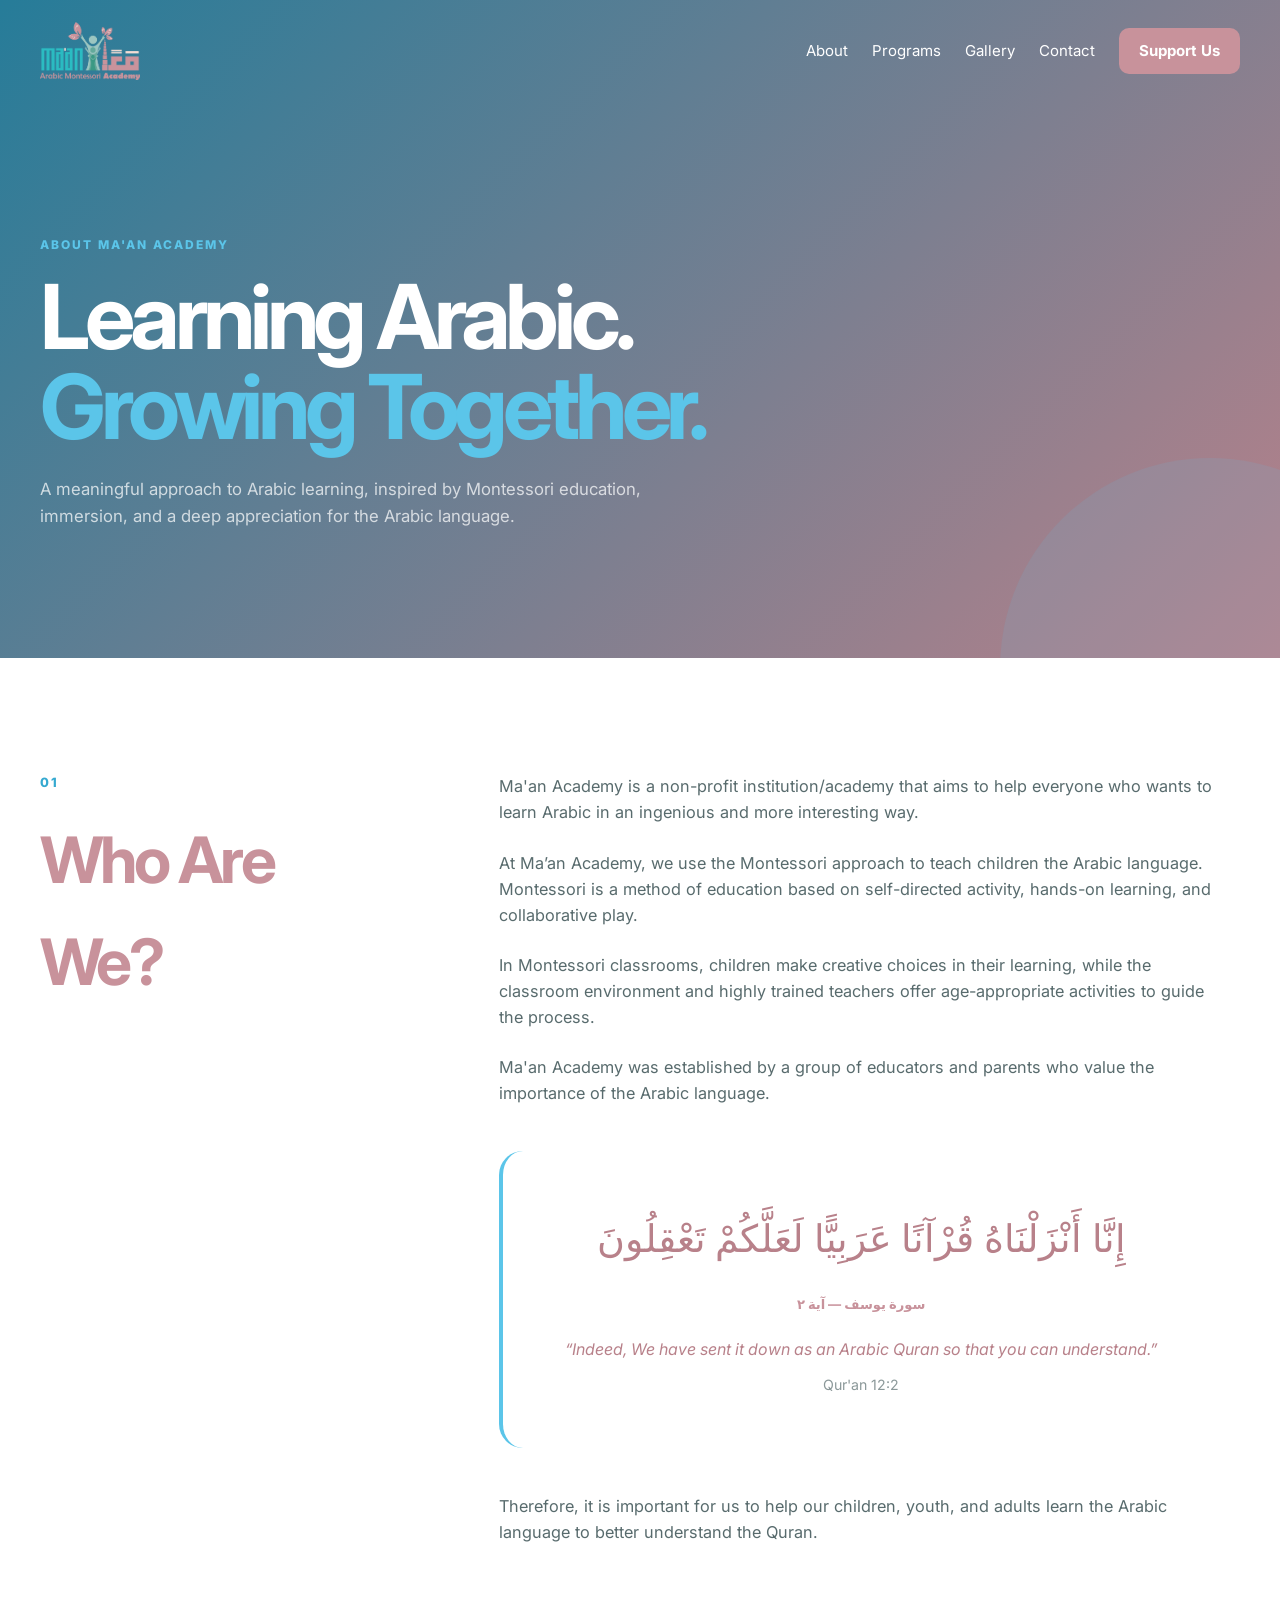
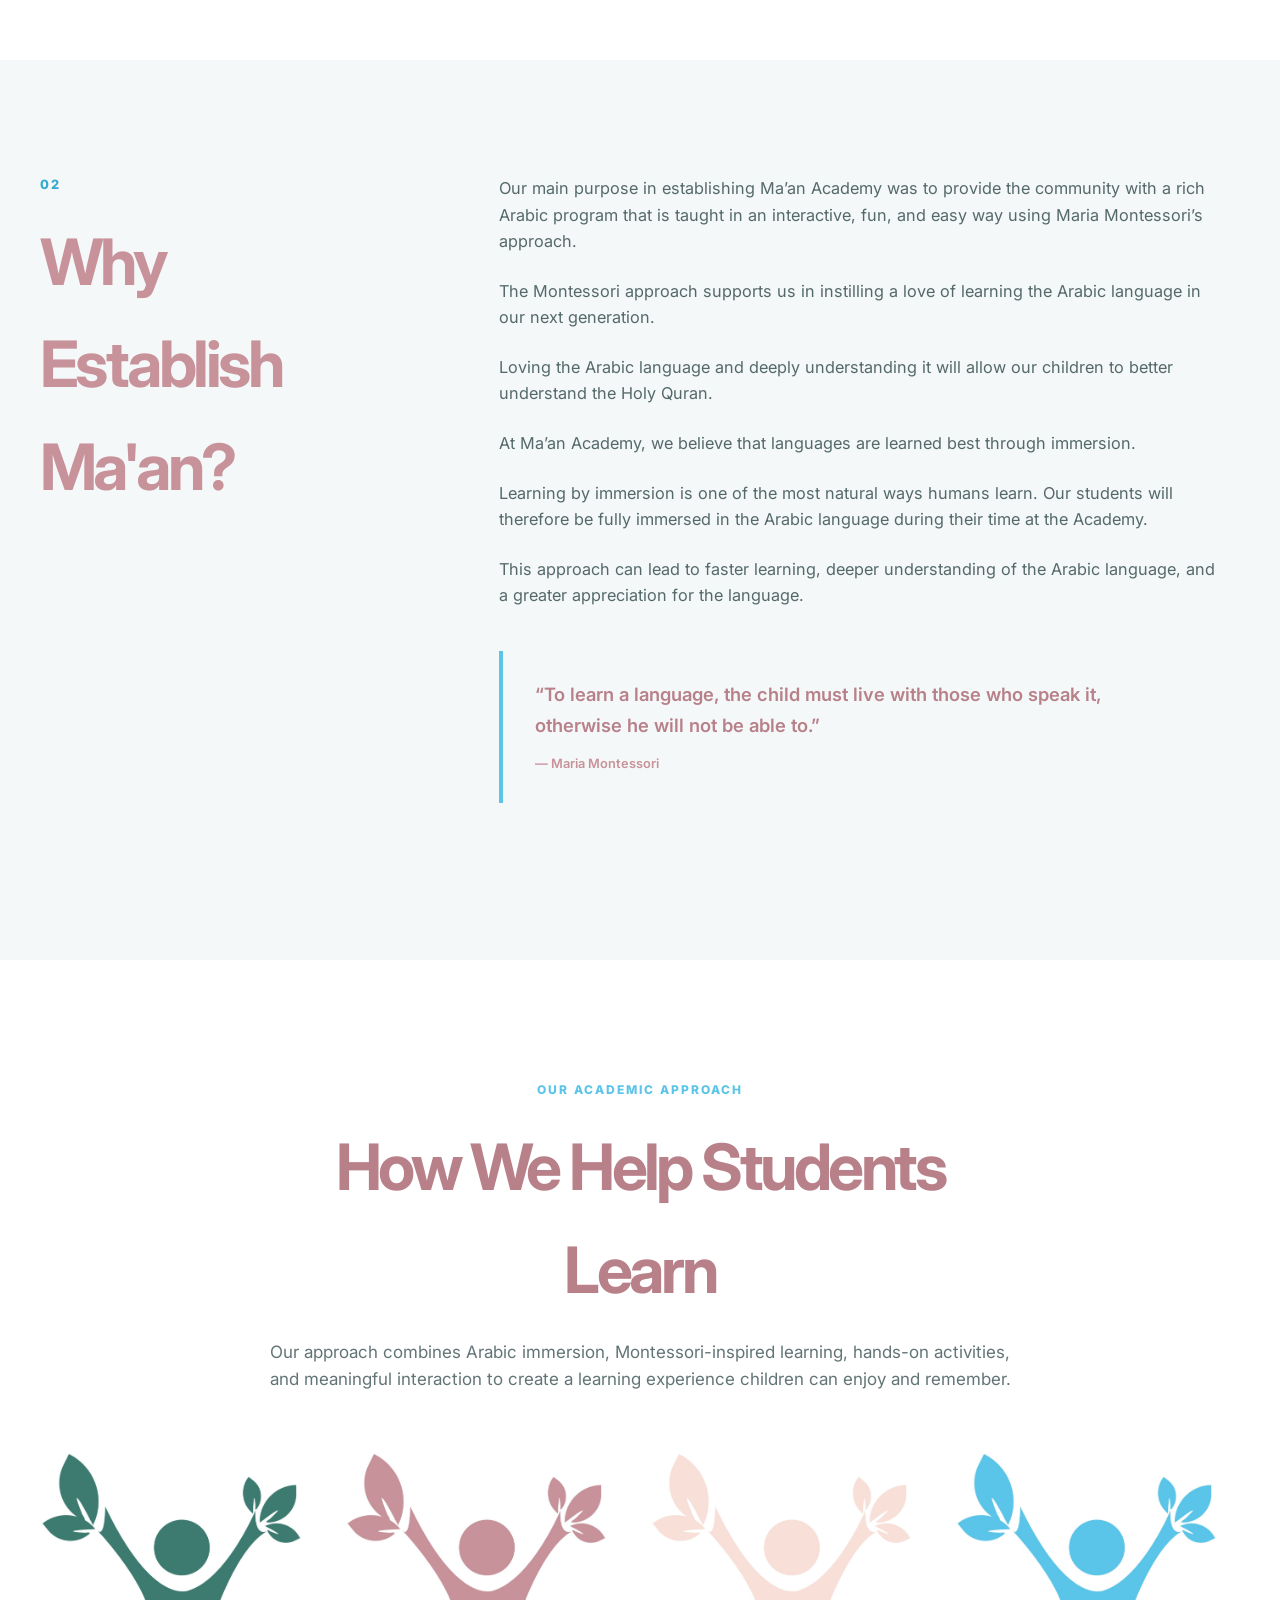
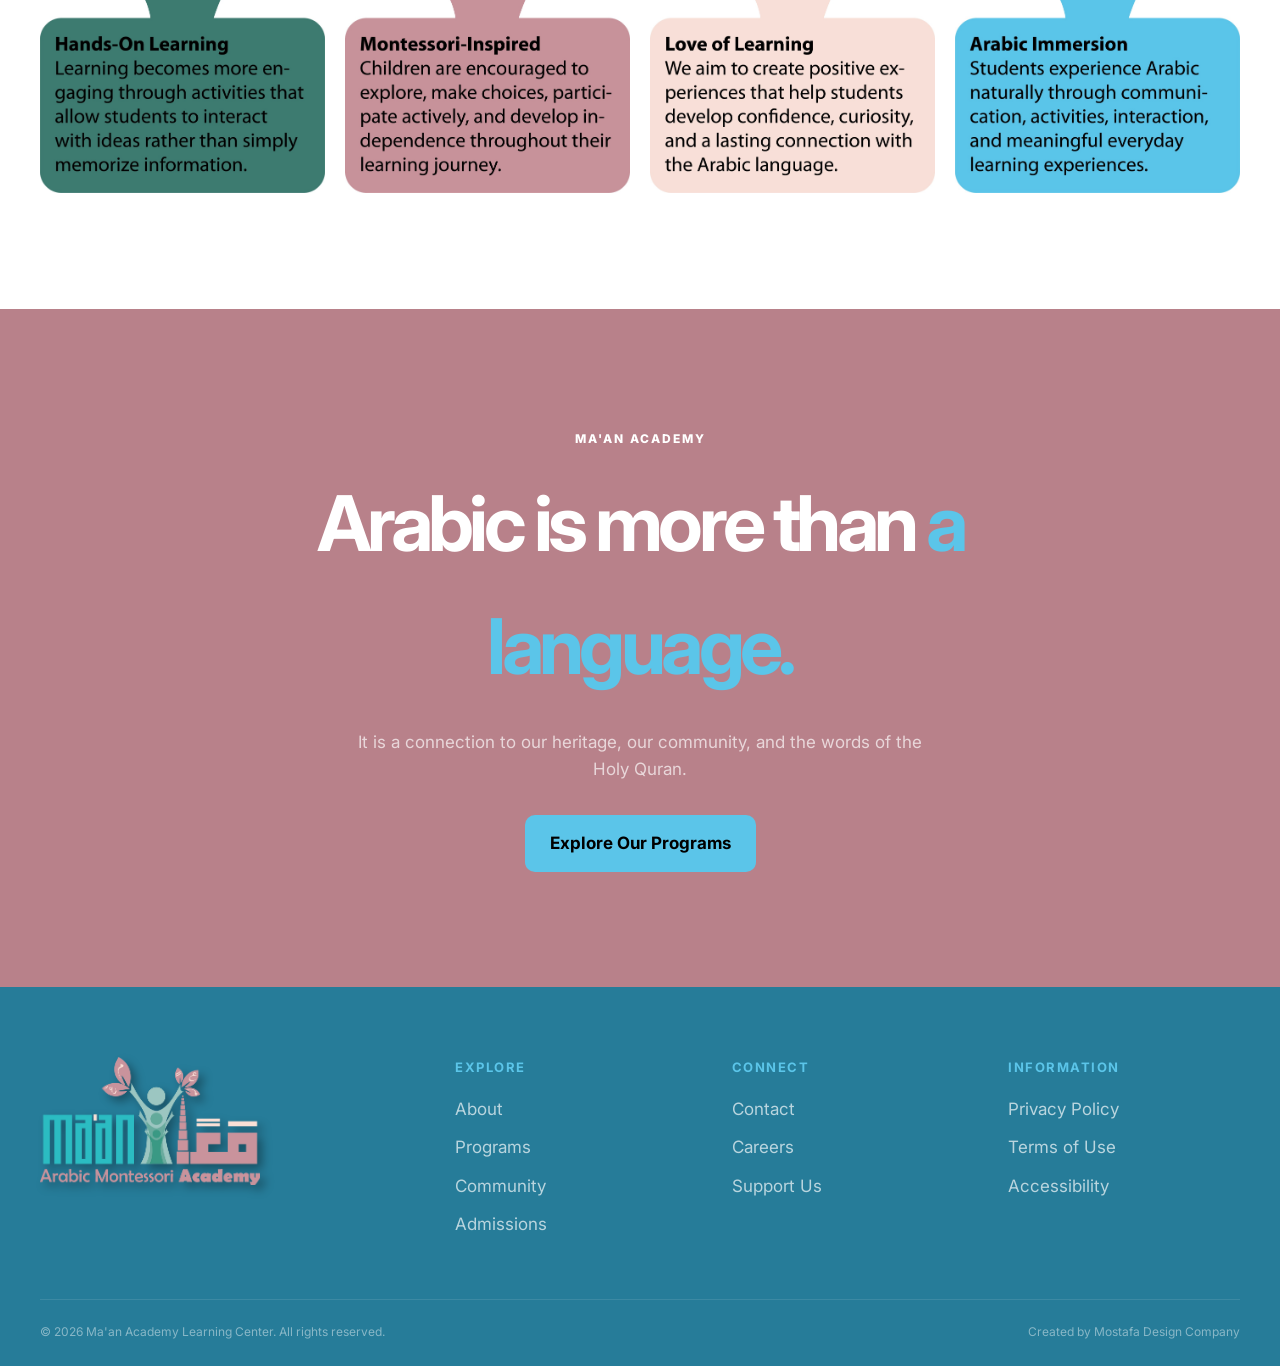
<file: about.html>
<!doctype html>
<html lang="en" dir="ltr">
<head>
  <meta charset="utf-8">
  <meta name="viewport" content="width=device-width, initial-scale=1">

  <meta
    name="description"
    content="Learn about Ma'an Academy, a non-profit institution dedicated to making Arabic learning engaging through Montessori-inspired education, immersion, and a love for the Arabic language."
  >

  <meta name="theme-color" content="#173234">

  <title>About Us | Ma'an Academy Learning Center</title>

  <link rel="preconnect" href="https://fonts.googleapis.com">
  <link rel="preconnect" href="https://fonts.gstatic.com" crossorigin>

  <link
    href="https://fonts.googleapis.com/css2?family=Inter:wght@400;500;600;700;800&display=swap"
    rel="stylesheet"
  >

  <link rel="stylesheet" href="style.css">
</head>

<body>

  <!-- =========================
       HEADER
       ========================= -->

  <header class="site-header" id="header">
    <div class="container nav-wrap">

      <a
        class="brand"
        href="index.html"
        aria-label="Ma'an Academy Learning Center home"
      >
        <span class="brand-mark">
          <img
            src="maanLogo.webp"
            alt="Ma'an Academy Learning Center logo"
            width="100"
            height="100"
          >
        </span>
      </a>

      <input
        class="menu-toggle"
        type="checkbox"
        id="menuToggle"
        tabindex="-1"
      >

      <button
        class="menu-btn"
        type="button"
        aria-label="Toggle navigation menu"
        aria-expanded="false"
        aria-controls="mainNav"
      >
        <span></span>
        <span></span>
        <span></span>
      </button>

      <nav
        id="mainNav"
        class="nav"
        aria-label="Main navigation"
      >
        <a href="about.html">About</a>
        <a href="programs2.html">Programs</a>
        <a href="gallery.html">Gallery</a>
        <a href="contact.html">Contact</a>
        <a href="donate.html" class="nav-cta">Support Us</a>
      </nav>

    </div>
  </header>


  <main>

    <!-- =========================
         ABOUT HERO
         ========================= -->

    <section class="about-hero">
      <div class="container">

        <span class="eyebrow dark">
          ABOUT MA'AN ACADEMY
        </span>

        <h1>
          Learning Arabic.
          <span>Growing Together.</span>
        </h1>

        <p>
          A meaningful approach to Arabic learning,
          inspired by Montessori education, immersion,
          and a deep appreciation for the Arabic language.
        </p>
      
      </div>

    </section>


    <!-- =========================
         WHO ARE WE
         ========================= -->

    <section class="about-section" id="who-we-are">
      <div class="container about-grid">

        <div class="about-heading">

          <span class="section-number">
            01
          </span>

          <h2>
            Who Are We?
          </h2>

        </div>

        <div class="about-content">

          <p>
            Ma'an Academy is a non-profit institution/academy
            that aims to help everyone who wants to learn Arabic
            in an ingenious and more interesting way.
          </p>

          <p>
            At Ma’an Academy, we use the Montessori approach
            to teach children the Arabic language. Montessori
            is a method of education based on self-directed
            activity, hands-on learning, and collaborative play.
          </p>

          <p>
            In Montessori classrooms, children make creative
            choices in their learning, while the classroom
            environment and highly trained teachers offer
            age-appropriate activities to guide the process.
          </p>

          <p>
            Ma'an Academy was established by a group of
            educators and parents who value the importance
            of the Arabic language.
          </p>

          <div class="quran-quote">

            <p class="arabic">
              إِنَّا أَنْزَلْنَاهُ قُرْآنًا عَرَبِيًّا
              لَعَلَّكُمْ تَعْقِلُونَ
            </p>

            <span>
              سورة يوسف — آية ٢
            </span>

            <p class="translation">
              “Indeed, We have sent it down as an Arabic
              Quran so that you can understand.”
            </p>

            <small>
              Qur'an 12:2
            </small>

          </div>

          <p>
            Therefore, it is important for us to help our
            children, youth, and adults learn the Arabic
            language to better understand the Quran.
          </p>

        </div>

      </div>
    </section>


    <!-- =========================
         WHY ESTABLISH MA'AN
         ========================= -->

    <section class="about-section about-section-alt" id="why-ma-an">

      <div class="container about-grid">

        <div class="about-heading">

          <span class="section-number">
            02
          </span>

          <h2>
            Why Establish Ma'an?
          </h2>

        </div>

        <div class="about-content">

          <p>
            Our main purpose in establishing Ma’an Academy
            was to provide the community with a rich Arabic
            program that is taught in an interactive, fun,
            and easy way using Maria Montessori’s approach.
          </p>

          <p>
            The Montessori approach supports us in instilling
            a love of learning the Arabic language in our
            next generation.
          </p>

          <p>
            Loving the Arabic language and deeply understanding
            it will allow our children to better understand
            the Holy Quran.
          </p>

          <p>
            At Ma’an Academy, we believe that languages are
            learned best through immersion.
          </p>

          <p>
            Learning by immersion is one of the most natural
            ways humans learn. Our students will therefore be
            fully immersed in the Arabic language during their
            time at the Academy.
          </p>

          <p>
            This approach can lead to faster learning,
            deeper understanding of the Arabic language,
            and a greater appreciation for the language.
          </p>

          <blockquote>
            “To learn a language, the child must live with
            those who speak it, otherwise he will not be able to.”
            <cite>— Maria Montessori</cite>
          </blockquote>

        </div>

      </div>

    </section>


    <!-- =========================
         OUR ACADEMIC APPROACH
         ========================= -->

    <section
      class="academic-section"
      id="academic-approach"
      aria-labelledby="academic-title"
    >

      <div class="container">

        <div class="academic-heading">

          <span class="eyebrow dark">
            OUR ACADEMIC APPROACH
          </span>

          <h2 id="academic-title">
            How We Help Students Learn
          </h2>

          <p>
            Our approach combines Arabic immersion,
            Montessori-inspired learning, hands-on activities,
            and meaningful interaction to create a learning
            experience children can enjoy and remember.
          </p>

        </div>


        <div class="academic-grid">

          <article class="academic-card">
     <img src="card1.jpeg">

          </article>


          <article class="academic-card">
<img src="card2.jpeg">
          </article>


          <article class="academic-card">
<img src="card3.jpeg">
          </article>


          <article class="academic-card">

           <img src="card4.jpeg">

          </article>

        </div>

      </div>

    </section>


    <!-- =========================
         CLOSING
         ========================= -->

    <section class="about-closing">

      <div class="container">

        <span class="eyebrow">
          MA'AN ACADEMY
        </span>

        <h2>
          Arabic is more than
          <span>a language.</span>
        </h2>

        <p>
          It is a connection to our heritage, our community,
          and the words of the Holy Quran.
        </p>

        <a
          href="programs2.html"
          class="btn primary"
        >
          Explore Our Programs
        </a>

      </div>

    </section>

  </main>


  <!-- =========================
       FOOTER
       ========================= -->

  <footer class="footer">

    <div class="container footer-grid">

      <div class="footer-brand">
        <img
          src="maanLogo.webp"
          alt="Ma'an Academy Learning Center"
          class="maanLogo"
          width="220"
          height="220"
          loading="lazy"
          decoding="async"
        >
      </div>

      <div>
        <h3>Explore</h3>

        <a href="about.html">About</a>
        <a href="programs2.html">Programs</a>
        <a href="community.html">Community</a>
        <a href="contact.html">Admissions</a>
      </div>

      <div>
        <h3>Connect</h3>

        <a href="contact.html">Contact</a>
        <a href="careers.html">Careers</a>
        <a href="donate.html">Support Us</a>
      </div>

      <div>
        <h3>Information</h3>

        <a href="privacy.html">Privacy Policy</a>
        <a href="terms.html">Terms of Use</a>
        <a href="accessibility.html">Accessibility</a>
      </div>

    </div>


    <div class="container footer-bottom">

      <span>
        © 2026 Ma'an Academy Learning Center.
        All rights reserved.
      </span>

      <span>
       Created by Mostafa Design Company
      </span>

    </div>

  </footer>


  <div
    class="custom-cursor"
    aria-hidden="true"
  ></div>


  <script src="script.js" defer></script>

</body>
</html>
</file>
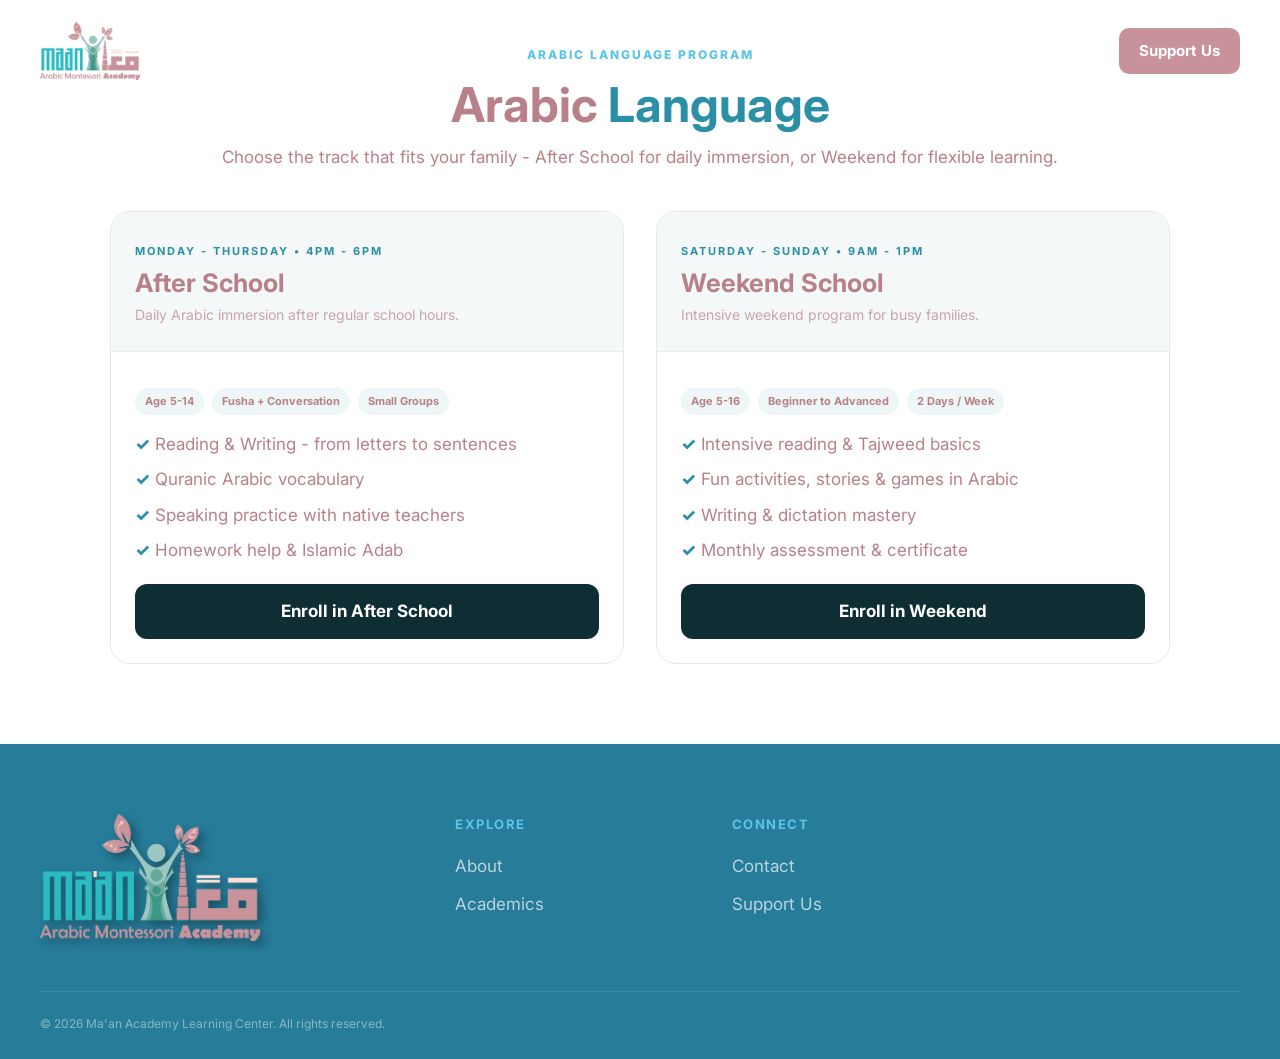
<file: arabic.html>
<!doctype html>
<html lang="en" dir="ltr">
<head>
  <meta charset="utf-8">
  <meta name="viewport" content="width=device-width, initial-scale=1">
  <title>Arabic Language | Ma'an Academy</title>
  <link rel="stylesheet" href="style.css">
  <link href="https://fonts.googleapis.com/css2?family=Inter:wght@400;600;800&display=swap" rel="stylesheet">
  <style>
    .arabic-hero{text-align:center; padding:40px 0 10px;}
    .arabic-hero h1{font-size:48px;}
    .arabic-hero h1 span{color:#2b8fa5;}
    .arabic-grid{display:grid; grid-template-columns:1fr 1fr; gap:32px; padding:30px 20px 80px; max-width:1100px; margin:0 auto;}
    .arabic-card{background:#fff; border:1px solid #E6E8EC; border-radius:20px; overflow:hidden;}
    .arabic-card-head{background:#f4f8f9; padding:24px; border-bottom:1px solid #eee;}
    .arabic-card-body{padding:24px;}
    .arabic-list{list-style:none; padding:0; margin:16px 0;}
    .arabic-list li{margin:8px 0; padding-left:20px; position:relative;}
    .arabic-list li::before{content:"✓"; position:absolute; left:0; color:#2b8fa5; font-weight:800;}
    .meta{display:flex; gap:8px; flex-wrap:wrap; margin:12px 0;}
    .meta span{background:#eef6f7; padding:5px 10px; border-radius:20px; font-size:11px; font-weight:700;}
    .enroll{display:block; text-align:center; background:#0f2e33; color:#fff; padding:14px; border-radius:12px; text-decoration:none; font-weight:700; margin-top:20px;}
    @media(max-width:900px){.arabic-grid{grid-template-columns:1fr;}}
  </style>
</head>
<body>

  <!-- نفس الهيدر بتاعك بالظبط عشان ميبوظش -->
  <header class="site-header" id="header">
    <div class="container nav-wrap">
      <a class="brand" href="index.html" aria-label="Ma'an Academy Learning Center home">
        <span class="brand-mark"><img src="maanLogo.webp" alt="Ma'an Academy Learning Center logo" width="100" height="100"></span>
      </a>
      <input class="menu-toggle" type="checkbox" id="menuToggle" tabindex="-1">
      <button class="menu-btn" type="button" aria-label="Toggle navigation menu" aria-expanded="false" aria-controls="mainNav"><span></span><span></span><span></span></button>
      <nav id="mainNav" class="nav" aria-label="Main navigation">
        <a href="about.html">About</a>
        <a href="programs.html">Programs</a>
        <a href="gallery.html">Gallery</a>
        <a href="contact.html">Contact</a>
        <a href="donate.html" class="nav-cta">Support Us</a>
      </nav>
    </div>
  </header>

  <main>
    <section class="arabic-hero container">
      <span class="eyebrow dark">ARABIC LANGUAGE PROGRAM</span>
      <h1>Arabic <span>Language</span></h1>
      <p>Choose the track that fits your family - After School for daily immersion, or Weekend for flexible learning.</p>
    </section>

    <section class="arabic-grid">
      <div class="arabic-card">
        <div class="arabic-card-head">
          <span class="eyebrow" style="font-size:11px; color:#2b8fa5; font-weight:700;">MONDAY - THURSDAY • 4PM - 6PM</span>
          <h2>After School</h2>
          <p style="margin:0; opacity:.7; font-size:14px;">Daily Arabic immersion after regular school hours.</p>
        </div>
        <div class="arabic-card-body">
          <div class="meta"><span>Age 5-14</span><span>Fusha + Conversation</span><span>Small Groups</span></div>
          <ul class="arabic-list">
            <li>Reading & Writing - from letters to sentences</li>
            <li>Quranic Arabic vocabulary</li>
            <li>Speaking practice with native teachers</li>
            <li>Homework help & Islamic Adab</li>
          </ul>
          <a href="contact.html" class="enroll">Enroll in After School</a>
        </div>
      </div>

      <div class="arabic-card">
        <div class="arabic-card-head">
          <span class="eyebrow" style="font-size:11px; color:#2b8fa5; font-weight:700;">SATURDAY - SUNDAY • 9AM - 1PM</span>
          <h2>Weekend School</h2>
          <p style="margin:0; opacity:.7; font-size:14px;">Intensive weekend program for busy families.</p>
        </div>
        <div class="arabic-card-body">
          <div class="meta"><span>Age 5-16</span><span>Beginner to Advanced</span><span>2 Days / Week</span></div>
          <ul class="arabic-list">
            <li>Intensive reading & Tajweed basics</li>
            <li>Fun activities, stories & games in Arabic</li>
            <li>Writing & dictation mastery</li>
            <li>Monthly assessment & certificate</li>
          </ul>
          <a href="contact.html" class="enroll">Enroll in Weekend</a>
        </div>
      </div>
    </section>
  </main>

  <footer class="footer">
    <div class="container footer-grid">
      <div class="footer-brand"><img src="maanLogo.webp" alt="Ma'an Academy" class="maanLogo" width="220" height="220" loading="lazy"></div>
      <div><h3>Explore</h3><a href="about.html">About</a><a href="programs.html">Academics</a></div>
      <div><h3>Connect</h3><a href="contact.html">Contact</a><a href="donate.html">Support Us</a></div>
    </div>
    <div class="container footer-bottom"><span>© 2026 Ma'an Academy Learning Center. All rights reserved.</span></div>
  </footer>

  <script src="script.js" defer></script>
</body>
</html>
</file>
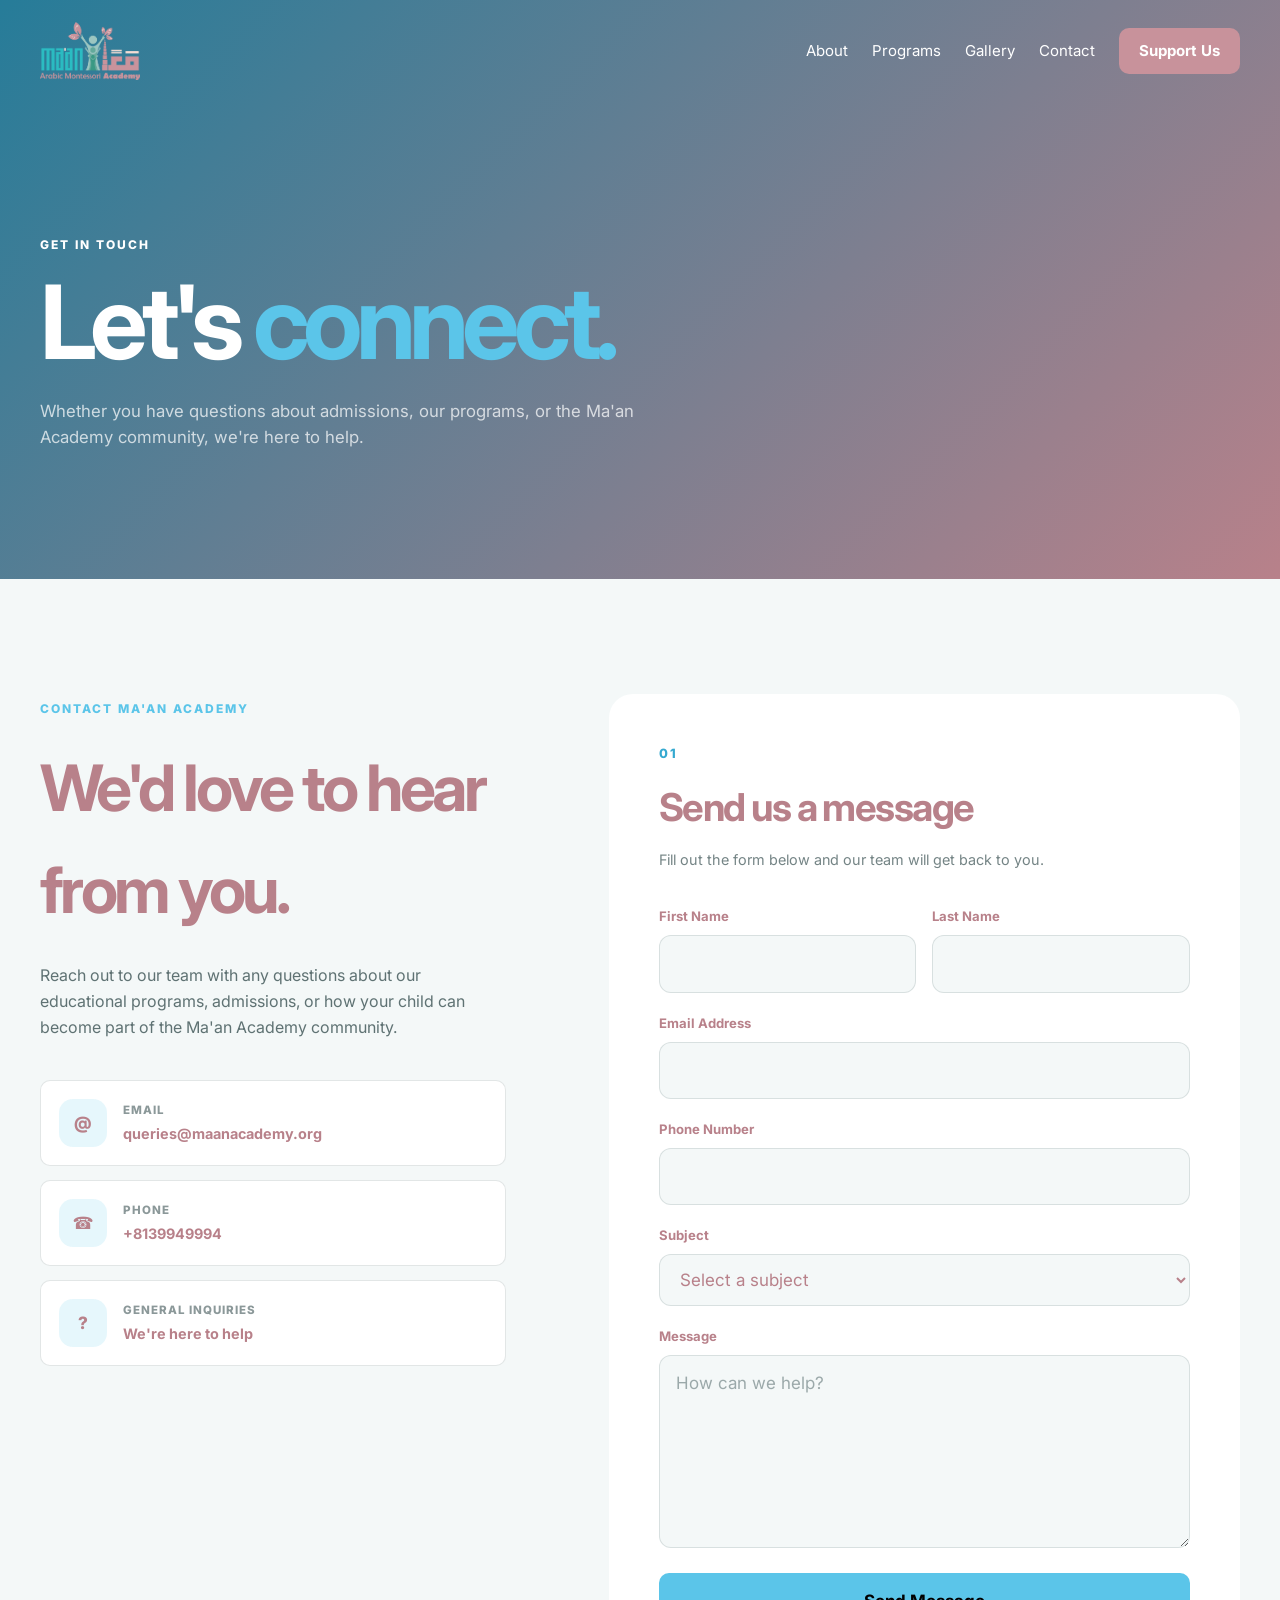
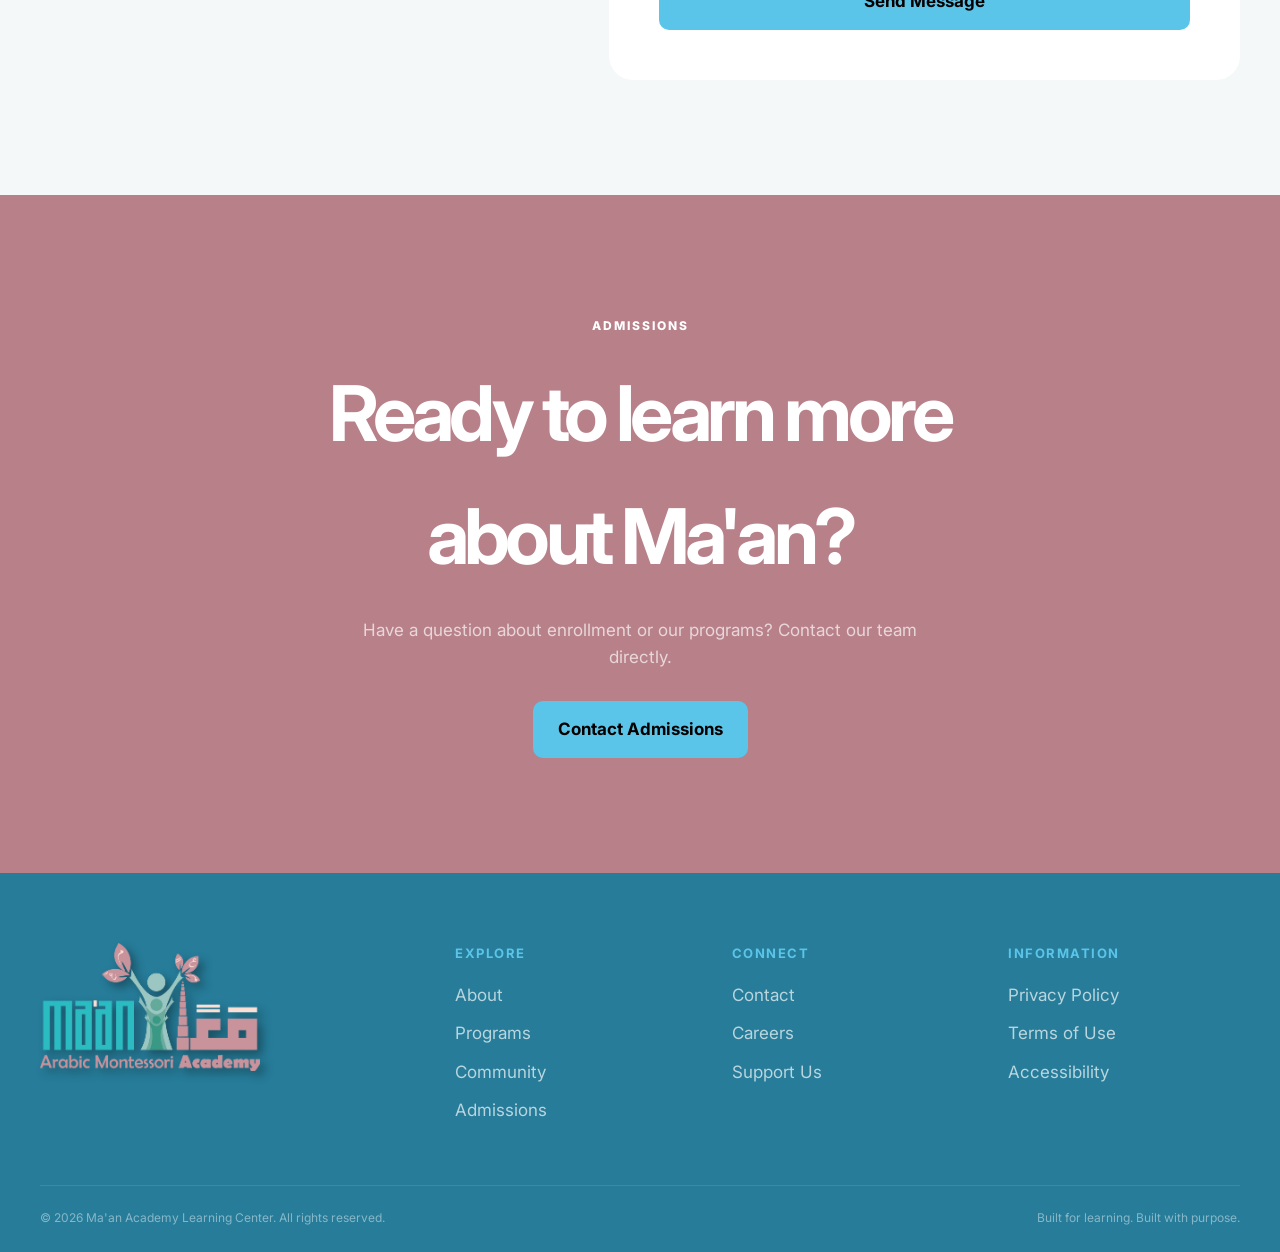
<file: contact.html>
<!doctype html>
<html lang="en" dir="ltr">
<head>
  <meta charset="utf-8">
  <meta name="viewport" content="width=device-width, initial-scale=1">

  <meta
    name="description"
    content="Contact Ma'an Academy Learning Center for admissions, academic questions, programs, and general inquiries."
  >

  <meta name="theme-color" content="#173234">

  <meta property="og:type" content="website">
  <meta property="og:site_name" content="Ma'an Academy Learning Center">
  <meta property="og:title" content="Contact Us | Ma'an Academy Learning Center">
  <meta
    property="og:description"
    content="Get in touch with Ma'an Academy for admissions, programs, and general inquiries."
  >
  <meta property="og:url" content="https://maanacademy.org/contact.html">

  <link
    rel="canonical"
    href="https://maanacademy.org/contact.html"
  >

  <link rel="preconnect" href="https://fonts.googleapis.com">
  <link rel="preconnect" href="https://fonts.gstatic.com" crossorigin>

  <link
    href="https://fonts.googleapis.com/css2?family=Inter:wght@400;500;600;700;800&display=swap"
    rel="stylesheet"
  >

  <link rel="stylesheet" href="style.css">

  <title>
    Contact Us | Ma'an Academy Learning Center
  </title>

  <script type="application/ld+json">
  {
    "@context": "https://schema.org",
    "@type": "EducationalOrganization",
    "name": "Ma'an Academy Learning Center",
    "url": "https://maanacademy.org/",
    "logo": "https://maanacademy.org/logo/maanLogo.png",
    "email": "queries@maanacademy.org",
    "telephone": "+8139949994"
  }
  </script>
</head>

<body id="top">

  <!-- =========================
       HEADER
       ========================= -->

  <header class="site-header" id="header">

    <div class="container nav-wrap">

      <a
        class="brand"
        href="index.html"
        aria-label="Ma'an Academy Learning Center home"
      >
        <span class="brand-mark">
          <img
            src="maanLogo.webp"
            alt="Ma'an Academy Learning Center logo"
            width="100"
            height="100"
          >
        </span>
      </a>

      <input
        class="menu-toggle"
        type="checkbox"
        id="menuToggle"
        tabindex="-1"
      >

      <button
        class="menu-btn"
        type="button"
        aria-label="Toggle navigation menu"
        aria-expanded="false"
        aria-controls="mainNav"
      >
        <span></span>
        <span></span>
        <span></span>
      </button>

      <nav
        id="mainNav"
        class="nav"
        aria-label="Main navigation"
      >
        <a href="about.html">About</a>
        <a href="programs2.html">Programs</a>
        <a href="gallery.html">Gallery</a>
        <a href="contact.html" aria-current="page">Contact</a>
        <a href="donate.html" class="nav-cta">Support Us</a>
      </nav>

    </div>

  </header>


  <main>

    <!-- =========================
         CONTACT HERO
         ========================= -->

    <section class="contact-page-hero">

      <div class="container">

        <span class="eyebrow">
          GET IN TOUCH
        </span>

        <h1>
          Let's
          <span>connect.</span>
        </h1>

        <p>
          Whether you have questions about admissions,
          our programs, or the Ma'an Academy community,
          we're here to help.
        </p>

      </div>

    </section>


    <!-- =========================
         CONTACT INFORMATION
         ========================= -->

    <section class="contact-page-section">

      <div class="container contact-page-grid">

        <!-- LEFT -->

        <div class="contact-page-intro">

          <span class="eyebrow dark">
            CONTACT MA'AN ACADEMY
          </span>

          <h2>
            We'd love to
            hear from you.
          </h2>

          <p>
            Reach out to our team with any questions about
            our educational programs, admissions, or how
            your child can become part of the Ma'an Academy
            community.
          </p>


          <div class="contact-info-list">

            <a
              href="mailto:queries@maanacademy.org"
              class="contact-info-item"
            >

              <span class="contact-info-icon">
                @
              </span>

              <span>
                <small>Email</small>
                <strong>
                  queries@maanacademy.org
                </strong>
              </span>

            </a>


            <a
              href="tel:+8139949994"
              class="contact-info-item"
            >

              <span class="contact-info-icon">
                ☎
              </span>

              <span>
                <small>Phone</small>
                <strong>
                  +8139949994
                </strong>
              </span>

            </a>


            <div class="contact-info-item">

              <span class="contact-info-icon">
                ?
              </span>

              <span>
                <small>General Inquiries</small>
                <strong>
                  We're here to help
                </strong>
              </span>

            </div>

          </div>

        </div>


        <!-- RIGHT -->

        <div class="contact-form-card">

          <div class="contact-form-heading">

            <span class="section-number">
              01
            </span>

            <h2>
              Send us a message
            </h2>

            <p>
              Fill out the form below and our team
              will get back to you.
            </p>

          </div>


          <form
            class="contact-form"
            action="#"
            method="post"
          >

            <div class="form-row">

              <div class="form-group">

                <label for="firstName">
                  First Name
                </label>

                <input
                  type="text"
                  id="firstName"
                  name="firstName"
                  autocomplete="given-name"
                  required
                >

              </div>


              <div class="form-group">

                <label for="lastName">
                  Last Name
                </label>

                <input
                  type="text"
                  id="lastName"
                  name="lastName"
                  autocomplete="family-name"
                  required
                >

              </div>

            </div>


            <div class="form-group">

              <label for="email">
                Email Address
              </label>

              <input
                type="email"
                id="email"
                name="email"
                autocomplete="email"
                required
              >

            </div>


            <div class="form-group">

              <label for="phone">
                Phone Number
              </label>

              <input
                type="tel"
                id="phone"
                name="phone"
                autocomplete="tel"
              >

            </div>


            <div class="form-group">

              <label for="subject">
                Subject
              </label>

              <select
                id="subject"
                name="subject"
                required
              >

                <option value="" selected disabled>
                  Select a subject
                </option>

                <option value="admissions">
                  Admissions
                </option>

                <option value="programs">
                  Programs
                </option>

                <option value="general">
                  General Inquiry
                </option>

                <option value="community">
                  Community
                </option>

                <option value="other">
                  Other
                </option>

              </select>

            </div>


            <div class="form-group">

              <label for="message">
                Message
              </label>

              <textarea
                id="message"
                name="message"
                rows="6"
                placeholder="How can we help?"
                required
              ></textarea>

            </div>


            <button
              type="submit"
              class="btn primary form-submit"
            >
              Send Message
            </button>

          </form>

        </div>

      </div>

    </section>


    <!-- =========================
         ADMISSIONS CTA
         ========================= -->

    <section class="contact-cta">

      <div class="container">

        <span class="eyebrow">
          ADMISSIONS
        </span>

        <h2>
          Ready to learn
          more about Ma'an?
        </h2>

        <p>
          Have a question about enrollment or our
          programs? Contact our team directly.
        </p>

        <a
          href="mailto:queries@maanacademy.org?subject=Admissions%20Inquiry"
          class="btn primary"
        >
          Contact Admissions
        </a>

      </div>

    </section>

  </main>


  <!-- =========================
       FOOTER
       ========================= -->

  <footer class="footer">

    <div class="container footer-grid">

      <div class="footer-brand">

        <img
          src="maanLogo.webp"
          alt="Ma'an Academy Learning Center"
          class="maanLogo"
          width="220"
          height="220"
          loading="lazy"
          decoding="async"
        >

      </div>


      <div>

        <h3>Explore</h3>

        <a href="about.html">About</a>
        <a href="programs2.html">Programs</a>
        <a href="community.html">Community</a>
        <a href="contact.html">Admissions</a>

      </div>


      <div>

        <h3>Connect</h3>

        <a href="contact.html">Contact</a>
        <a href="careers.html">Careers</a>
        <a href="donate.html">Support Us</a>

      </div>


      <div>

        <h3>Information</h3>

        <a href="privacy.html">Privacy Policy</a>
        <a href="terms.html">Terms of Use</a>
        <a href="accessibility.html">Accessibility</a>

      </div>

    </div>


    <div class="container footer-bottom">

      <span>
        © 2026 Ma'an Academy Learning Center.
        All rights reserved.
      </span>

      <span>
        Built for learning. Built with purpose.
      </span>

    </div>

  </footer>


  <div
    class="custom-cursor"
    aria-hidden="true"
  ></div>


  <script src="script.js" defer></script>

</body>
</html>
</file>
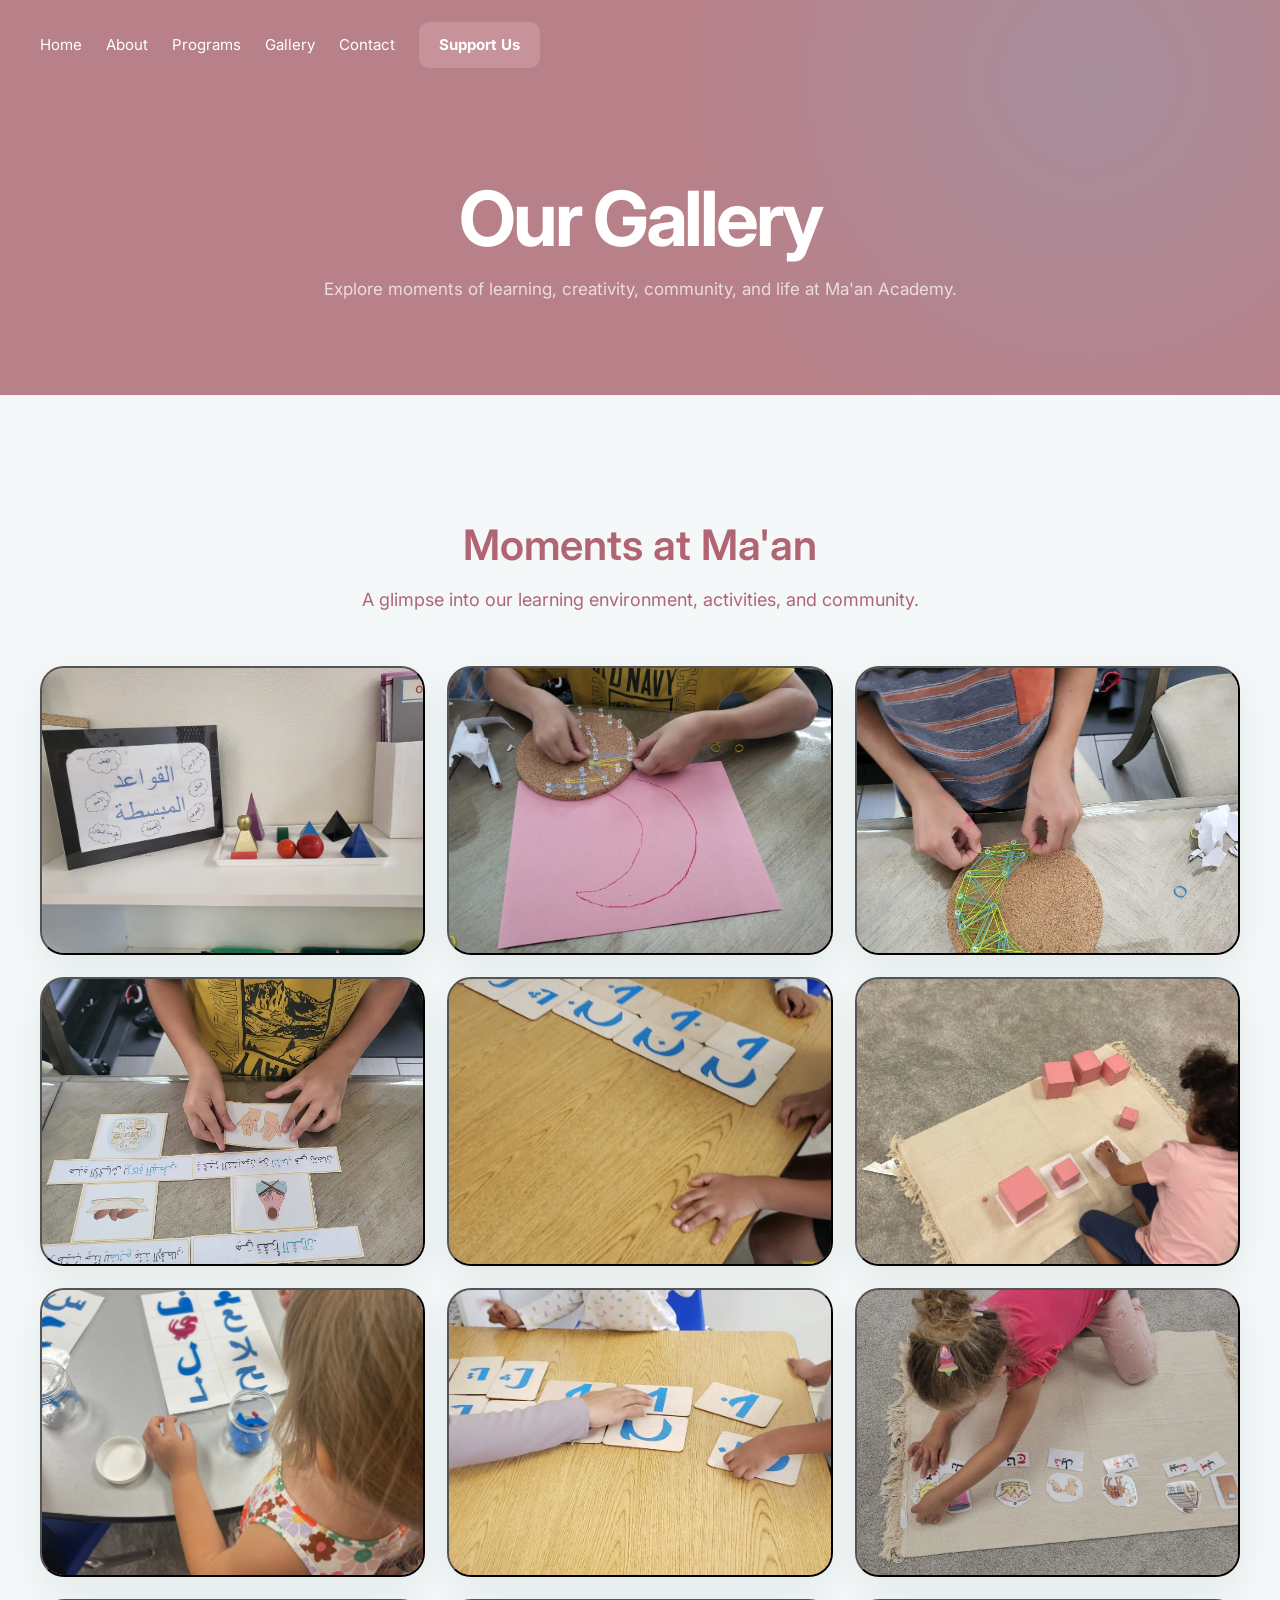
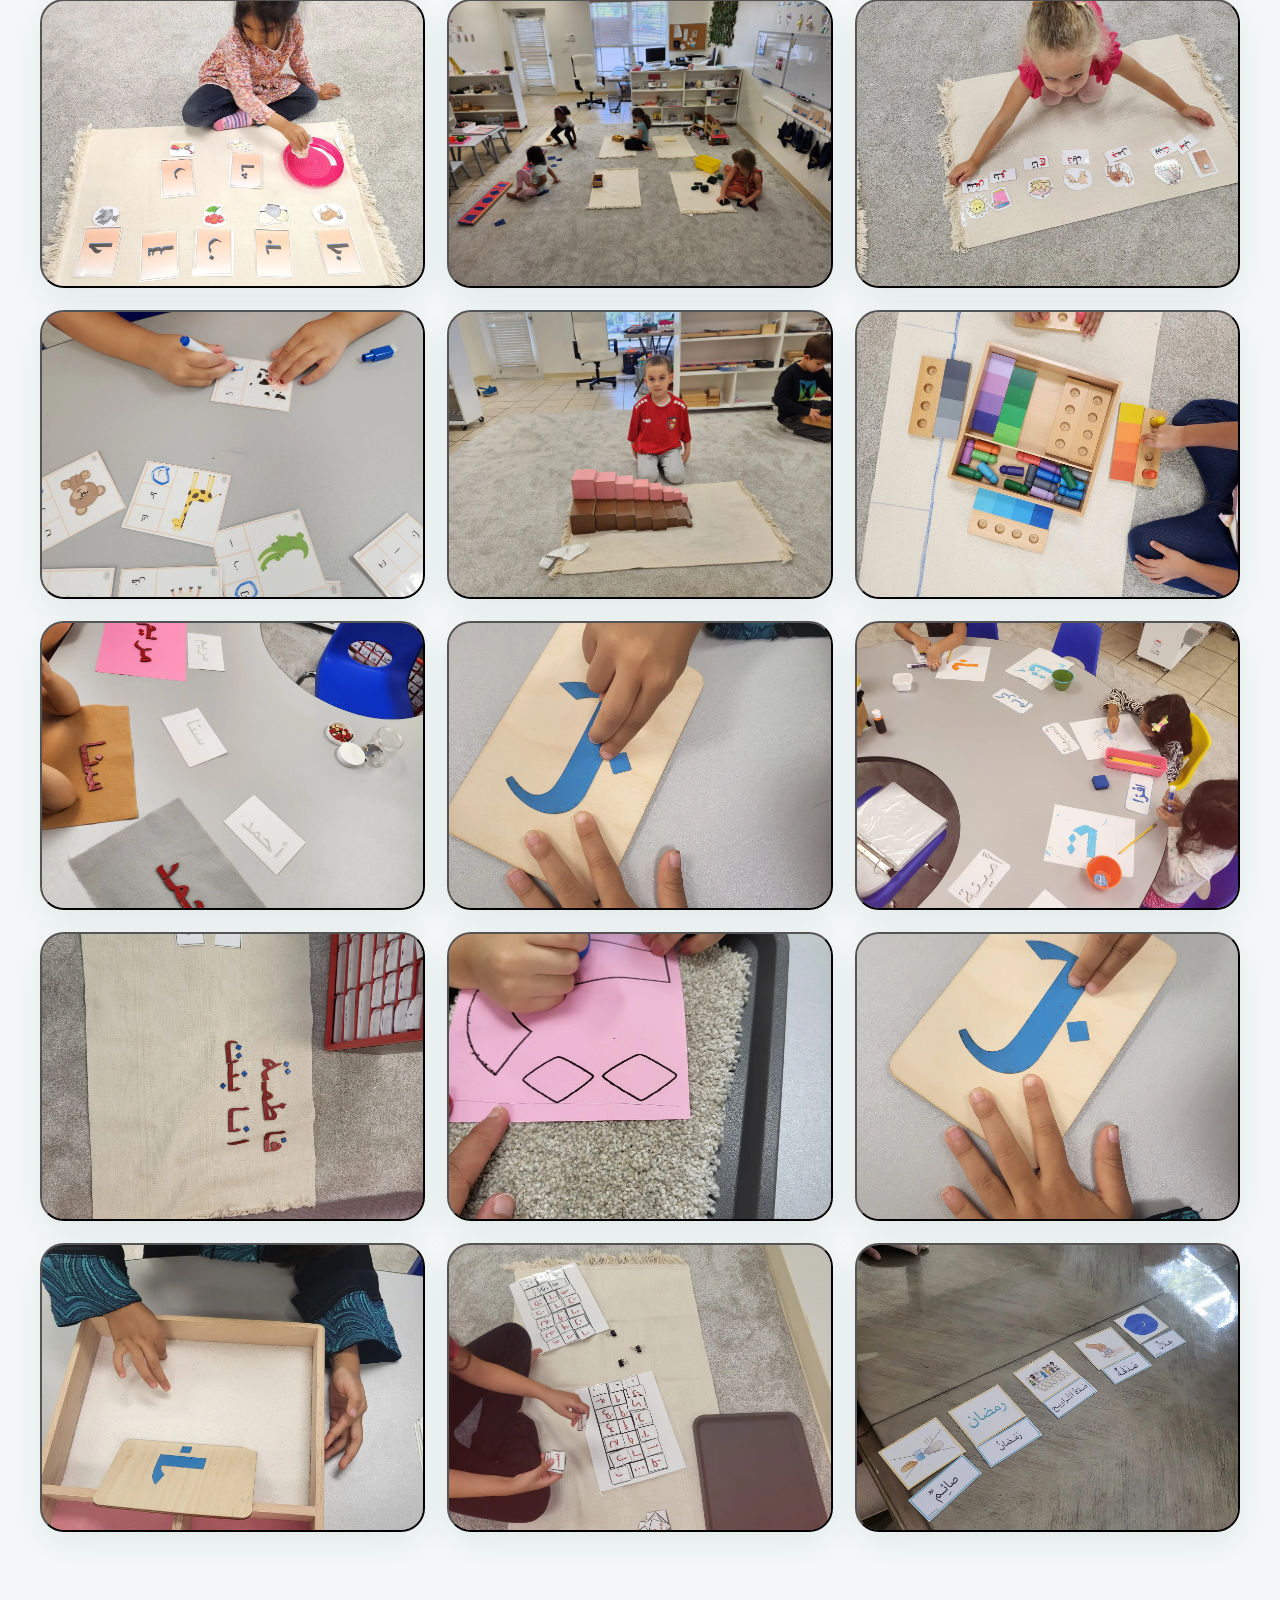
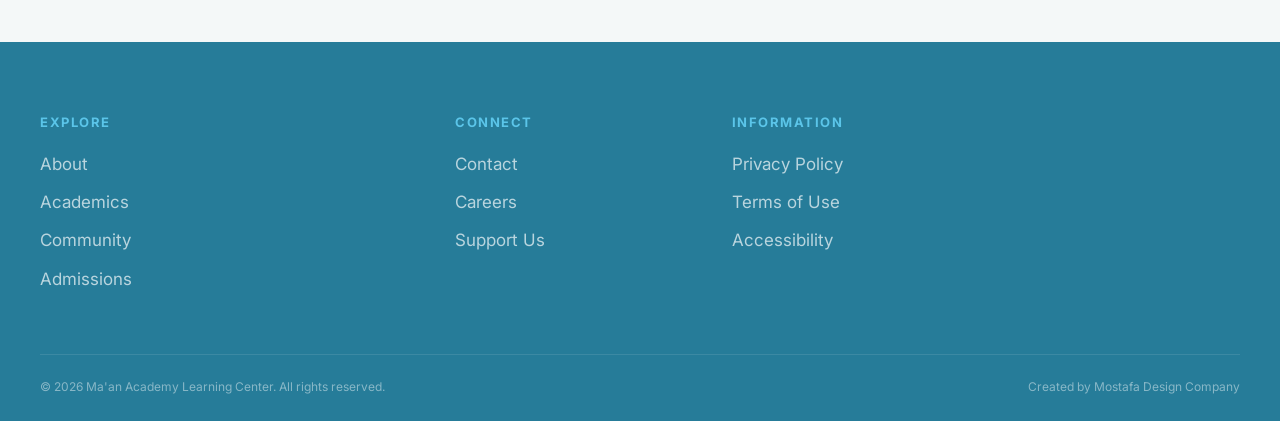
<file: gallery.html>
<!doctype html>
<html lang="en" dir="ltr">
<head>
  <meta charset="utf-8">

  <meta
    name="viewport"
    content="width=device-width, initial-scale=1"
  >

  <meta
    name="description"
    content="Explore moments, activities, learning experiences, and community life at Ma'an Academy."
  >

  <meta
    name="theme-color"
    content="#173234"
  >

  <title>Gallery | Ma'an Academy Learning Center</title>

  <link rel="preconnect" href="https://fonts.googleapis.com">
  <link rel="preconnect" href="https://fonts.gstatic.com" crossorigin>

  <link
    href="https://fonts.googleapis.com/css2?family=Inter:wght@400;500;600;700;800&display=swap"
    rel="stylesheet"
  >

  <link rel="stylesheet" href="style.css">

  <style>
    /* =========================================
       GALLERY PAGE
    ========================================= */

    .gallery-page-hero {
      padding: 180px 0 90px;
      background:
        radial-gradient(
          circle at 85% 20%,
          rgba(91, 197, 233, 0.18),
          transparent 35%
        ),
        var(--dark);
      color: var(--white);
      text-align: center;
    }

    .gallery-page-hero h1 {
      margin: 0 auto 18px;
      max-width: 850px;
      font-size: clamp(42px, 6vw, 76px);
      line-height: 1;
      letter-spacing: -0.04em;
    }

    .gallery-page-hero p {
      max-width: 650px;
      margin: 0 auto;
      color: rgba(255, 255, 255, 0.72);
      font-size: 17px;
      line-height: 1.8;
    }

    .gallery-section {
      padding: 110px 0;
      background: var(--light);
    }

    .gallery-grid {
      display: grid;
      grid-template-columns: repeat(3, 1fr);
      gap: 22px;
    }

    .gallery-item {
      position: relative;
      aspect-ratio: 4 / 3;
      overflow: hidden;
      border-radius: var(--radius);
      background: var(--dark);
      cursor: pointer;
      isolation: isolate;
      box-shadow: 0 12px 35px rgba(23, 50, 52, 0.08);
    }

    .gallery-item img,
    .gallery-item video {
      width: 100%;
      height: 100%;
      display: block;
      object-fit: cover;
      transition: transform 0.55s ease;
    }

    .gallery-item::after {
      content: "";
      position: absolute;
      inset: 0;
      z-index: 1;
      background: linear-gradient(
        to top,
        rgba(16, 38, 40, 0.65),
        transparent 55%
      );
      opacity: 0;
      transition: opacity 0.3s ease;
      pointer-events: none;
    }

    .gallery-item:hover::after {
      opacity: 1;
    }

    .gallery-item:hover img,
    .gallery-item:hover video {
      transform: scale(1.045);
    }

    .gallery-item .gallery-icon {
      position: absolute;
      z-index: 2;
      left: 50%;
      top: 50%;
      transform: translate(-50%, -50%) scale(0.85);
      width: 58px;
      height: 58px;
      display: grid;
      place-items: center;
      border-radius: 50%;
      background: rgba(255, 255, 255, 0.92);
      color: var(--dark);
      opacity: 0;
      transition:
        opacity 0.3s ease,
        transform 0.3s ease;
      pointer-events: none;
    }

    .gallery-item:hover .gallery-icon {
      opacity: 1;
      transform: translate(-50%, -50%) scale(1);
    }

    .gallery-item.video-item::before {
      content: "VIDEO";
      position: absolute;
      z-index: 3;
      top: 16px;
      left: 16px;
      padding: 7px 11px;
      border-radius: 999px;
      background: var(--primary);
      color: var(--dark);
      font-size: 11px;
      font-weight: 800;
      letter-spacing: 0.08em;
    }

    /* =========================================
       LIGHTBOX
    ========================================= */

    .gallery-lightbox {
      position: fixed;
      inset: 0;
      z-index: 9999;
      display: none;
      align-items: center;
      justify-content: center;
      padding: 30px;
      background: rgba(8, 20, 21, 0.96);
      backdrop-filter: blur(12px);
    }

    .gallery-lightbox.is-open {
      display: flex;
    }

    .lightbox-content {
      position: relative;
      width: min(1400px, 94vw);
      height: min(850px, 90vh);
      display: flex;
      align-items: center;
      justify-content: center;
    }

    .lightbox-content img,
    .lightbox-content video {
      max-width: 100%;
      max-height: 100%;
      width: auto;
      height: auto;
      object-fit: contain;
      border-radius: 14px;
      box-shadow: 0 30px 100px rgba(0, 0, 0, 0.45);
    }

    .lightbox-close,
    .lightbox-prev,
    .lightbox-next {
      position: fixed;
      z-index: 10001;
      border: 0;
      cursor: pointer;
      display: grid;
      place-items: center;
      color: var(--white);
      background: rgba(255, 255, 255, 0.12);
      backdrop-filter: blur(10px);
      transition:
        background 0.2s ease,
        transform 0.2s ease;
    }

    .lightbox-close:hover,
    .lightbox-prev:hover,
    .lightbox-next:hover {
      background: rgba(255, 255, 255, 0.22);
    }

    .lightbox-close {
      top: 22px;
      right: 22px;
      width: 48px;
      height: 48px;
      border-radius: 50%;
      font-size: 28px;
      line-height: 1;
    }

    .lightbox-prev,
    .lightbox-next {
      top: 50%;
      width: 52px;
      height: 52px;
      border-radius: 50%;
      font-size: 25px;
      transform: translateY(-50%);
    }

    .lightbox-prev {
      left: 22px;
    }

    .lightbox-next {
      right: 22px;
    }

    .lightbox-prev:hover,
    .lightbox-next:hover {
      transform: translateY(-50%) scale(1.06);
    }

    .lightbox-counter {
      position: fixed;
      bottom: 24px;
      left: 50%;
      transform: translateX(-50%);
      z-index: 10001;
      padding: 8px 15px;
      border-radius: 999px;
      background: rgba(255, 255, 255, 0.1);
      color: rgba(255, 255, 255, 0.85);
      font-size: 13px;
      font-weight: 600;
    }

    body.lightbox-open {
      overflow: hidden;
    }

    /* =========================================
       RESPONSIVE
    ========================================= */

    @media (max-width: 950px) {
      .gallery-page-hero {
        padding: 150px 0 75px;
      }

      .gallery-grid {
        grid-template-columns: repeat(2, 1fr);
      }

      .gallery-section {
        padding: 80px 0;
      }
    }

    @media (max-width: 600px) {
      .gallery-page-hero {
        padding: 130px 0 65px;
      }

      .gallery-page-hero h1 {
        font-size: clamp(38px, 12vw, 58px);
      }

      .gallery-page-hero p {
        font-size: 15px;
      }

      .gallery-grid {
        grid-template-columns: 1fr;
        gap: 16px;
      }

      .gallery-section {
        padding: 60px 0;
      }

      .gallery-lightbox {
        padding: 15px;
      }

      .lightbox-prev,
      .lightbox-next {
        width: 44px;
        height: 44px;
      }

      .lightbox-prev {
        left: 10px;
      }

      .lightbox-next {
        right: 10px;
      }

      .lightbox-close {
        top: 12px;
        right: 12px;
      }
    }

    @media (prefers-reduced-motion: reduce) {
      .gallery-item img,
      .gallery-item video,
      .gallery-item .gallery-icon,
      .gallery-item::after {
        transition: none;
      }
    }
  </style>
</head>

<body>

  <!-- =========================================
       HEADER
  ========================================= -->

  <header class="site-header">
    <div class="container header-inner">

      <input
        class="menu-toggle"
        type="checkbox"
        id="menuToggle"
        tabindex="-1"
      >

      <button
        class="menu-btn"
        type="button"
        aria-label="Toggle navigation menu"
        aria-expanded="false"
        aria-controls="mainNav"
      >
        <span></span>
        <span></span>
        <span></span>
      </button>

      <nav class="nav" id="mainNav" aria-label="Main navigation">
        <a href="index.html">Home</a>
        <a href="about.html">About</a>
        <a href="programs2.html">Programs</a>
        <a href="gallery.html" aria-current="page">Gallery</a>
        <a href="contact.html">Contact</a>
        <a class="nav-cta" href="contact.html">Support Us</a>
      </nav>

    </div>
  </header>


  <!-- =========================================
       HERO
  ========================================= -->

  <main>

    <section class="gallery-page-hero">
      <div class="container">

        <h1>Our Gallery</h1>

        <p>
          Explore moments of learning, creativity, community,
          and life at Ma'an Academy.
        </p>

      </div>
    </section>


    <!-- =========================================
         GALLERY
    ========================================= -->

    <section class="gallery-section" aria-labelledby="gallery-title">

      <div class="container">

        <div class="heading reveal">
          <h2 id="gallery-title">Moments at Ma'an</h2>

          <p>
            A glimpse into our learning environment,
            activities, and community.
          </p>
        </div>


        <div class="gallery-grid">


          <!-- IMAGE 01 -->
          <button
            class="gallery-item"
            type="button"
            data-type="image"
            data-src="gallery (1).webp"
            aria-label="Open gallery image 1"
          >
            <img
              src="gallery (1).webp"
              alt="Ma'an Academy gallery image 1"
              loading="lazy"
            >

            <span class="gallery-icon" aria-hidden="true">⌕</span>
          </button>


          <!-- IMAGE 02 -->
          <button
            class="gallery-item"
            type="button"
            data-type="image"
            data-src="gallery (2).webp"
            aria-label="Open gallery image 2"
          >
            <img
              src="gallery (2).webp"
              alt="Ma'an Academy gallery image 2"
              loading="lazy"
            >

            <span class="gallery-icon" aria-hidden="true">⌕</span>
          </button>


          <!-- IMAGE 03 -->
          <button class="gallery-item" type="button"
            data-type="image"
            data-src="gallery (3).webp"
            aria-label="Open gallery image 3">
            <img src="gallery (3).webp"
              alt="Ma'an Academy gallery image 3"
              loading="lazy">
            <span class="gallery-icon" aria-hidden="true">⌕</span>
          </button>


          <!-- IMAGE 04 -->
          <button class="gallery-item" type="button"
            data-type="image"
            data-src="gallery (4).webp"
            aria-label="Open gallery image 4">
            <img src="gallery (4).webp"
              alt="Ma'an Academy gallery image 4"
              loading="lazy">
            <span class="gallery-icon" aria-hidden="true">⌕</span>
          </button>


          <!-- IMAGE 05 -->
          <button class="gallery-item" type="button"
            data-type="image"
            data-src="gallery (5).webp
            aria-label="Open gallery image 5">
            <img src="gallery (5).webp"
              alt="Ma'an Academy gallery image 5"
              loading="lazy">
            <span class="gallery-icon" aria-hidden="true">⌕</span>
          </button>


          <!-- IMAGE 06 -->
          <button class="gallery-item" type="button"
            data-type="image"
            data-src="gallery (6).webp"
            aria-label="Open gallery image 6">
            <img src="gallery (6).webp"
              alt="Ma'an Academy gallery image 6"
              loading="lazy">
            <span class="gallery-icon" aria-hidden="true">⌕</span>
          </button>


          <!-- IMAGE 07 -->
          <button class="gallery-item" type="button"
            data-type="image"
            data-src="gallery (7).webp"
            aria-label="Open gallery image 7">
            <img src="gallery (7).webp"
              alt="Ma'an Academy gallery image 7"
              loading="lazy">
            <span class="gallery-icon" aria-hidden="true">⌕</span>
          </button>


          <!-- IMAGE 08 -->
          <button class="gallery-item" type="button"
            data-type="image"
            data-src="gallery (8).webp"
            aria-label="Open gallery image 8">
            <img src="gallery (8).webp"
              alt="Ma'an Academy gallery image 8"
              loading="lazy">
            <span class="gallery-icon" aria-hidden="true">⌕</span>
          </button>


          <!-- IMAGE 09 -->
          <button class="gallery-item" type="button"
            data-type="image"
            data-src="gallery (9).webp"
            aria-label="Open gallery image 9">
            <img src="gallery (9).webp"
              alt="Ma'an Academy gallery image 9"
              loading="lazy">
            <span class="gallery-icon" aria-hidden="true">⌕</span>
          </button>


          <!-- IMAGE 10 -->
          <button class="gallery-item" type="button"
            data-type="image"
            data-src="gallery (10).webp"
            aria-label="Open gallery image 10">
            <img src="gallery (10).webp"
              alt="Ma'an Academy gallery image 10"
              loading="lazy">
            <span class="gallery-icon" aria-hidden="true">⌕</span>
          </button>


          <!-- IMAGE 11 -->
          <button class="gallery-item" type="button"
            data-type="image"
            data-src="gallery (11).webp"
            aria-label="Open gallery image 11">
            <img src="gallery (11).webp"
              alt="Ma'an Academy gallery image 11"
              loading="lazy">
            <span class="gallery-icon" aria-hidden="true">⌕</span>
          </button>


          <!-- IMAGE 12 -->
          <button class="gallery-item" type="button"
            data-type="image"
            data-src="gallery (12).webp"
            aria-label="Open gallery image 12">
            <img src="gallery (12).webp"
              alt="Ma'an Academy gallery image 12"
              loading="lazy">
            <span class="gallery-icon" aria-hidden="true">⌕</span>
          </button>


          <!-- IMAGE 13 -->
          <button class="gallery-item" type="button"
            data-type="image"
            data-src="gallery (13).webp"
            aria-label="Open gallery image 13">
            <img src="gallery (13).webp"
              alt="Ma'an Academy gallery image 13"
              loading="lazy">
            <span class="gallery-icon" aria-hidden="true">⌕</span>
          </button>


          <!-- IMAGE 14 -->
          <button class="gallery-item" type="button"
            data-type="image"
            data-src="gallery (14).webp"
            aria-label="Open gallery image 14">
            <img src="gallery (14).webp"
              alt="Ma'an Academy gallery image 14"
              loading="lazy">
            <span class="gallery-icon" aria-hidden="true">⌕</span>
          </button>


          <!-- IMAGE 15 -->
          <button class="gallery-item" type="button"
            data-type="image"
            data-src="gallery (15).webp"
            aria-label="Open gallery image 15">
            <img src="gallery (15).webp"
              alt="Ma'an Academy gallery image 15"
              loading="lazy">
            <span class="gallery-icon" aria-hidden="true">⌕</span>
          </button>


          <!-- IMAGE 16 -->
          <button class="gallery-item" type="button"
            data-type="image"
            data-src="gallery (16).webp"
            aria-label="Open gallery image 16">
            <img src="gallery (16).webp"
              alt="Ma'an Academy gallery image 16"
              loading="lazy">
            <span class="gallery-icon" aria-hidden="true">⌕</span>
          </button>


          <!-- IMAGE 17 -->
          <button class="gallery-item" type="button"
            data-type="image"
            data-src="gallery (17).webp"
            aria-label="Open gallery image 17">
            <img src="gallery (17).webp"
              alt="Ma'an Academy gallery image 17"
              loading="lazy">
            <span class="gallery-icon" aria-hidden="true">⌕</span>
          </button>


          <!-- IMAGE 18 -->
          <button class="gallery-item" type="button"
            data-type="image"
            data-src="gallery (18).webp"
            aria-label="Open gallery image 18">
            <img src="gallery (18).webp"
              alt="Ma'an Academy gallery image 18"
              loading="lazy">
            <span class="gallery-icon" aria-hidden="true">⌕</span>
          </button>


          <!-- IMAGE 19 -->
          <button class="gallery-item" type="button"
            data-type="image"
            data-src="gallery (19).webp"
            aria-label="Open gallery image 19">
            <img src="gallery (19).webp"
              alt="Ma'an Academy gallery image 19"
              loading="lazy">
            <span class="gallery-icon" aria-hidden="true">⌕</span>
          </button>


          <!-- IMAGE 20 -->
          <button class="gallery-item" type="button"
            data-type="image"
            data-src="gallery (20).webp"
            aria-label="Open gallery image 20">
            <img src="gallery (20).webp"
              alt="Ma'an Academy gallery image 20"
              loading="lazy">
            <span class="gallery-icon" aria-hidden="true">⌕</span>
          </button>


          <!-- IMAGE 21 -->
          <button class="gallery-item" type="button"
            data-type="image"
            data-src="gallery (21).webp"
            aria-label="Open gallery image 21">
            <img src="gallery (21).webp"
              alt="Ma'an Academy gallery image 21"
              loading="lazy">
            <span class="gallery-icon" aria-hidden="true">⌕</span>
          </button>


          <!-- IMAGE 22 -->
          <button class="gallery-item" type="button"
            data-type="image"
            data-src="gallery (22).webp"
            aria-label="Open gallery image 22">
            <img src="gallery (22).webp"
              alt="Ma'an Academy gallery image 22"
              loading="lazy">
            <span class="gallery-icon" aria-hidden="true">⌕</span>
          </button>


          <!-- IMAGE 23 -->
          <button class="gallery-item" type="button"
            data-type="image"
            data-src="gallery (23).webp"
            aria-label="Open gallery image 23">
            <img src="gallery (23).webp"
              alt="Ma'an Academy gallery image 23"
              loading="lazy">
            <span class="gallery-icon" aria-hidden="true">⌕</span>
          </button>


          <!-- IMAGE 24 -->
          <button class="gallery-item" type="button"
            data-type="image"
            data-src="gallery (24).webp"
            aria-label="Open gallery image 24">
            <img src="gallery (24).webp"
              alt="Ma'an Academy gallery image 24"
              loading="lazy">
            <span class="gallery-icon" aria-hidden="true">⌕</span>
          </button>

        </div>

      </div>

    </section>

  </main>


  <!-- =========================================
       LIGHTBOX
  ========================================= -->

  <div
    class="gallery-lightbox"
    id="galleryLightbox"
    role="dialog"
    aria-modal="true"
    aria-label="Gallery viewer"
  >

    <button
      class="lightbox-close"
      id="lightboxClose"
      type="button"
      aria-label="Close gallery"
    >
      ×
    </button>

    <button
      class="lightbox-prev"
      id="lightboxPrev"
      type="button"
      aria-label="Previous item"
    >
      ‹
    </button>

    <div class="lightbox-content" id="lightboxContent"></div>

    <button
      class="lightbox-next"
      id="lightboxNext"
      type="button"
      aria-label="Next item"
    >
      ›
    </button>

    <div
      class="lightbox-counter"
      id="lightboxCounter"
      aria-live="polite"
    >
      1 / 27
    </div>

  </div>


  <!-- =========================================
       FOOTER
  ========================================= -->

  <footer class="footer">
    <div class="container footer-grid">
      <div>
        <h3>Explore</h3>
        <a href="about.html">About</a>
        <a href="programs2.html">Academics</a>
        <a href="community.html">Community</a>
        <a href="#contact">Admissions</a>
      </div>
      <div>
        <h3>Connect</h3>
        <a href="contact.html">Contact</a>
        <a href="careers.html">Careers</a>
        <a href="donate.html">Support Us</a>
      </div>
      <div>
        <h3>Information</h3>
        <a href="privacy.html">Privacy Policy</a>
        <a href="terms.html">Terms of Use</a>
        <a href="accessibility.html">Accessibility</a>
      </div>
    </div>
    <div class="container footer-bottom">
      <span>© 2026 Ma'an Academy Learning Center. All rights reserved.</span>
      <span>Created by Mostafa Design Company</span>
    </div>
  </footer>
  <!-- =========================================
       GALLERY JAVASCRIPT
  ========================================= -->

 
    <script src="script.js" defer></script>
<script>
(() => {
  "use strict";

  /* 1. Mobile menu - 10/10 */
  const header = document.getElementById("header");
  const menuBtn = document.querySelector(".menu-btn");
  const nav = document.getElementById("mainNav");

  function setMenu(open) {
    header.classList.toggle("nav-open", open);
    menuBtn.setAttribute("aria-expanded", String(open));
    document.body.style.overflow = open && window.innerWidth <= 950? "hidden" : "";
  }

  menuBtn.addEventListener("click", () => {
    setMenu(!header.classList.contains("nav-open"));
  });

  nav.querySelectorAll("a").forEach(link => {
    link.addEventListener("click", () => setMenu(false));
  });

  document.addEventListener("keydown", (e) => {
    if (e.key === "Escape" && header.classList.contains("nav-open")) {
      setMenu(false);
      menuBtn.focus();
    }
  });

  window.addEventListener("resize", () => {
    if (window.innerWidth > 950) setMenu(false);
  });

  /* 2. Reveal fallback */
  const reveals = document.querySelectorAll(".reveal");
  if ("IntersectionObserver" in window) {
    const io = new IntersectionObserver((entries) => {
      entries.forEach(entry => {
        if (entry.isIntersecting) {
          entry.target.classList.add("visible");
          io.unobserve(entry.target);
        }
      });
    }, { threshold: 0.12 });
    reveals.forEach(el => io.observe(el));
  } else {
    reveals.forEach(el => el.classList.add("visible"));
  }

  /* 3. Gallery Lightbox 10/10 */
  const items = Array.from(document.querySelectorAll(".gallery-item"));
  const lightbox = document.getElementById("galleryLightbox");
  const content = document.getElementById("lightboxContent");
  const counter = document.getElementById("lightboxCounter");
  const closeBtn = document.getElementById("lightboxClose");
  const prevBtn = document.getElementById("lightboxPrev");
  const nextBtn = document.getElementById("lightboxNext");
  let current = 0;
  let lastFocus = null;

  function showItem(index) {
    current = (index + items.length) % items.length;
    const item = items[current];
    const type = item.dataset.type;
    const src = item.dataset.src;
    content.innerHTML = "";

    if (type === "video") {
      const v = document.createElement("video");
      v.src = src;
      v.controls = true;
      v.autoplay = true;
      v.muted = true;
      v.playsInline = true;
      content.appendChild(v);
    } else {
      const img = document.createElement("img");
      img.src = src;
      img.alt = item.querySelector("img")?.alt || "Ma'an Academy gallery image";
      content.appendChild(img);
    }
    counter.textContent = (current + 1) + " / " + items.length;
  }

  function openLightbox(index) {
    lastFocus = document.activeElement;
    showItem(index);
    lightbox.classList.add("is-open");
    document.body.classList.add("lightbox-open");
    closeBtn.focus();
  }

  function closeLightbox() {
    const v = content.querySelector("video");
    if (v) { v.pause(); v.removeAttribute("src"); v.load(); }
    content.innerHTML = "";
    lightbox.classList.remove("is-open");
    document.body.classList.remove("lightbox-open");
    if (lastFocus) lastFocus.focus();
  }

  function trapFocus(e) {
    if (e.key!== "Tab") return;
    const focusables = [closeBtn, prevBtn, nextBtn];
    const first = focusables[0];
    const last = focusables[focusables.length - 1];
    if (e.shiftKey && document.activeElement === first) {
      e.preventDefault();
      last.focus();
    } else if (!e.shiftKey && document.activeElement === last) {
      e.preventDefault();
      first.focus();
    }
  }

  items.forEach((item, i) => item.addEventListener("click", () => openLightbox(i)));
  prevBtn.addEventListener("click", () => showItem(current - 1));
  nextBtn.addEventListener("click", () => showItem(current + 1));
  closeBtn.addEventListener("click", closeLightbox);
  lightbox.addEventListener("click", (e) => {
    if (e.target === lightbox) closeLightbox();
  });
  document.addEventListener("keydown", (e) => {
    if (!lightbox.classList.contains("is-open")) return;
    if (e.key === "Escape") closeLightbox();
    if (e.key === "ArrowLeft") showItem(current - 1);
    if (e.key === "ArrowRight") showItem(current + 1);
    trapFocus(e);
  });
})();
</script> 

</body>
</html>
</file>
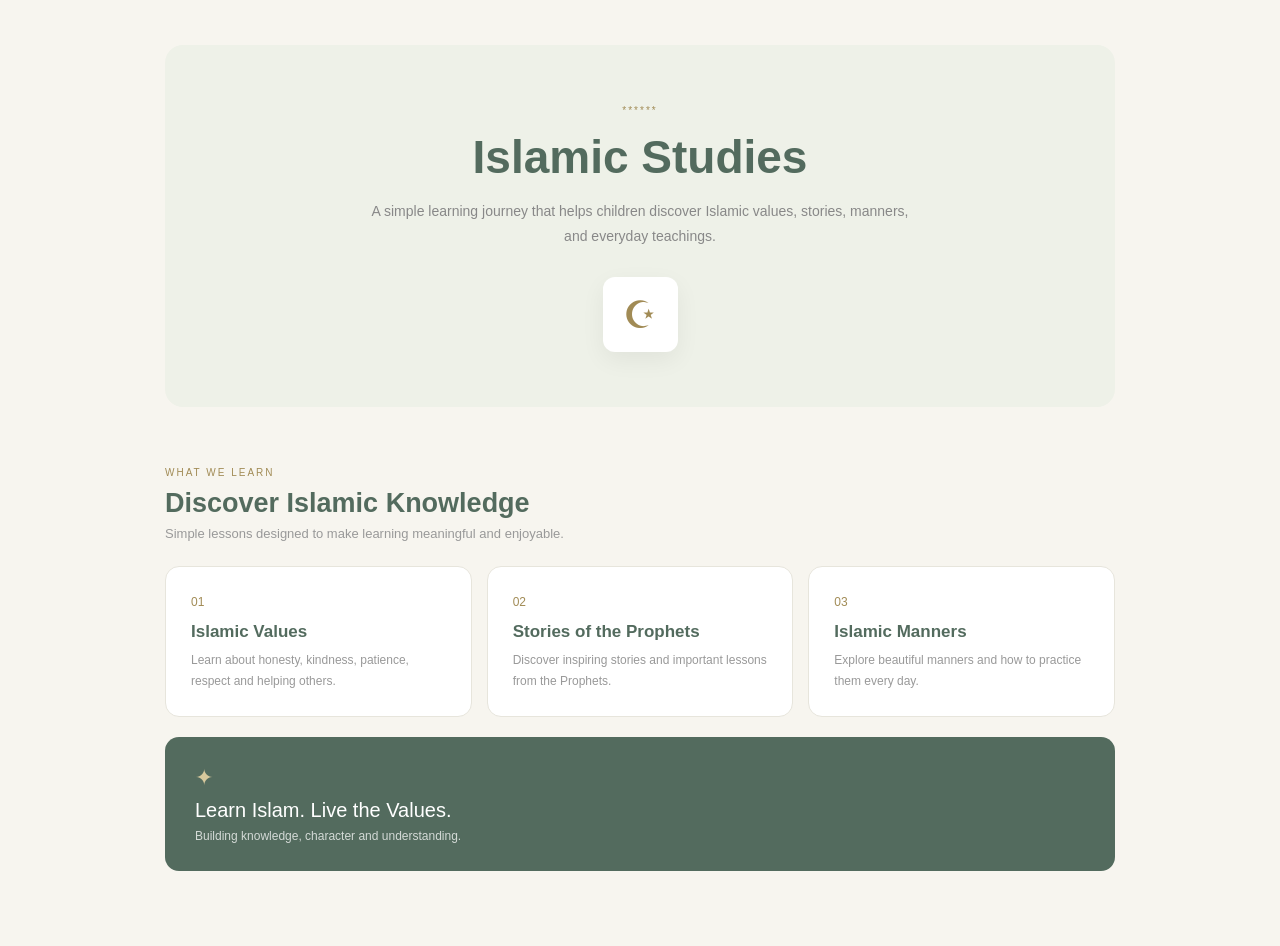
<file: islamic-studies.html>
<!DOCTYPE html>
<html lang="en">
<head>
    <meta charset="UTF-8">
    <meta name="viewport" content="width=device-width, initial-scale=1.0">

    <title>Islamic Studies</title>

    <style>

        * {
            margin: 0;
            padding: 0;
            box-sizing: border-box;
        }

        body {
            font-family: Arial, sans-serif;
            background: #f7f5ef;
            color: #4f5f58;
        }

        .page {
            width: min(950px, 92%);
            margin: 45px auto;
        }


        /* =========================
           HERO
        ========================= */

        .hero {
            padding: 55px;

            background: #eef1e8;

            border-radius: 18px;

            text-align: center;
        }

        .label {
            font-size: 10px;
            letter-spacing: 2px;

            color: #a18b55;
        }

        .hero h1 {
            margin-top: 12px;

            font-size: 46px;

            color: #536b5e;
        }

        .hero p {
            max-width: 560px;

            margin: 15px auto 0;

            color: #888;

            font-size: 14px;
            line-height: 1.8;
        }

        .hero-symbol {
            width: 75px;
            height: 75px;

            margin: 28px auto 0;

            display: flex;
            align-items: center;
            justify-content: center;

            background: #fff;

            border-radius: 12px;

            color: #a18b55;

            font-size: 38px;

            box-shadow: 0 8px 25px rgba(0,0,0,.06);
        }


        /* =========================
           TOPICS
        ========================= */

        .topics {
            padding: 55px 0 30px;
        }

        .heading {
            margin-bottom: 25px;
        }

        .heading h2 {
            margin-top: 8px;

            font-size: 27px;

            color: #536b5e;
        }

        .heading p {
            margin-top: 7px;

            font-size: 13px;

            color: #999;
        }


        /* =========================
           TOPIC LIST
        ========================= */

        .topic-list {
            display: grid;

            grid-template-columns: repeat(3, 1fr);

            gap: 15px;
        }

        .topic {
            padding: 25px;

            background: #fff;

            border-radius: 14px;

            border: 1px solid #e7e5dc;
        }

        .number {
            font-size: 12px;

            color: #a18b55;
        }

        .topic h3 {
            margin-top: 12px;

            font-size: 17px;

            color: #536b5e;
        }

        .topic p {
            margin-top: 8px;

            font-size: 12px;

            line-height: 1.7;

            color: #999;
        }


        /* =========================
           QUOTE
        ========================= */

        .message {
            margin-top: 20px;

            padding: 28px 30px;

            background: #536b5e;

            border-radius: 14px;

            color: white;
        }

        .message span {
            font-size: 22px;
            color: #d7c99d;
        }

        .message h2 {
            margin-top: 8px;

            font-size: 20px;

            font-weight: normal;
        }

        .message p {
            margin-top: 7px;

            font-size: 12px;

            opacity: .75;
        }


        /* =========================
           RESPONSIVE
        ========================= */

        @media (max-width: 700px) {

            .hero {
                padding: 40px 25px;
            }

            .hero h1 {
                font-size: 36px;
            }

            .topic-list {
                grid-template-columns: 1fr;
            }

        }

    </style>
</head>

<body>

    <main class="page">


        <!-- HERO -->

        <section class="hero">

            <span class="label">
               ******
            </span>

            <h1>
                Islamic Studies
            </h1>

            <p>
                A simple learning journey that helps children
                discover Islamic values, stories, manners,
                and everyday teachings.
            </p>

            <div class="hero-symbol">
                ☪
            </div>

        </section>


        <!-- TOPICS -->

        <section class="topics">

            <div class="heading">

                <span class="label">
                    WHAT WE LEARN
                </span>

                <h2>
                    Discover Islamic Knowledge
                </h2>

                <p>
                    Simple lessons designed to make learning meaningful and enjoyable.
                </p>

            </div>


            <div class="topic-list">


                <article class="topic">

                    <span class="number">
                        01
                    </span>

                    <h3>
                        Islamic Values
                    </h3>

                    <p>
                        Learn about honesty, kindness,
                        patience, respect and helping others.
                    </p>

                </article>


                <article class="topic">

                    <span class="number">
                        02
                    </span>

                    <h3>
                        Stories of the Prophets
                    </h3>

                    <p>
                        Discover inspiring stories and
                        important lessons from the Prophets.
                    </p>

                </article>


                <article class="topic">

                    <span class="number">
                        03
                    </span>

                    <h3>
                        Islamic Manners
                    </h3>

                    <p>
                        Explore beautiful manners and
                        how to practice them every day.
                    </p>

                </article>


            </div>


            <!-- MESSAGE -->

            <div class="message">

                <span>✦</span>

                <h2>
                    Learn Islam. Live the Values.
                </h2>

                <p>
                    Building knowledge, character and understanding.
                </p>

            </div>

        </section>

    </main>

</body>
</html>
</file>
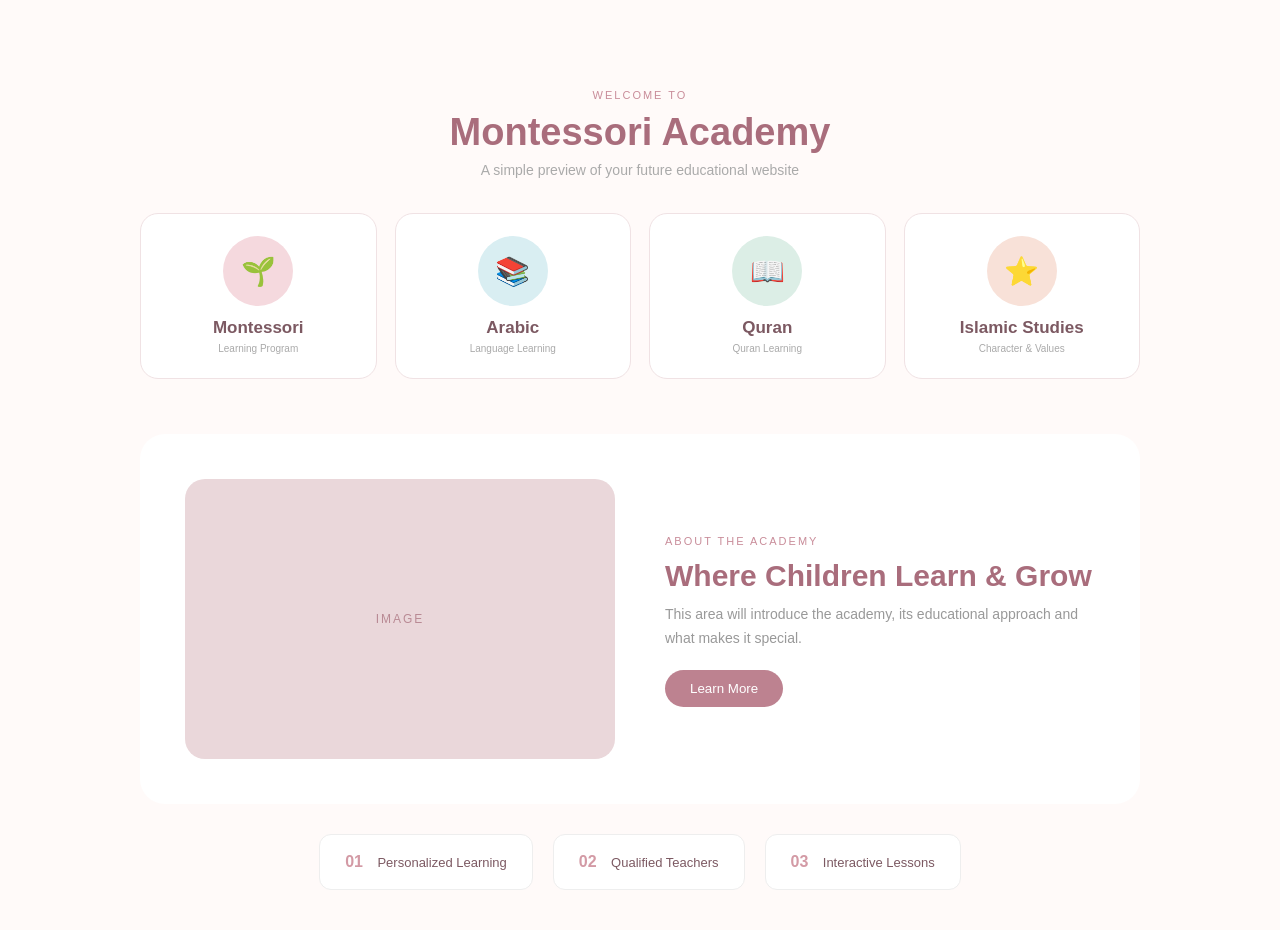
<file: montessori.html>
<!DOCTYPE html>
<html lang="en">
<head>
    <meta charset="UTF-8">
    <meta name="viewport" content="width=device-width, initial-scale=1.0">

    <title>Montessori Preview</title>

    <style>
        * {
    margin: 0;
    padding: 0;
    box-sizing: border-box;
}

body {
    font-family: Arial, sans-serif;
    background: #fffaf9;
    color: #7c5962;
}

.preview {
    width: min(1000px, 92%);
    margin: 40px auto;
}


/* HERO */

.hero {
    text-align: center;
    padding: 45px 20px 35px;
}

.hero span,
.label {
    font-size: 11px;
    letter-spacing: 2px;
    color: #c98d9a;
}

.hero h1 {
    margin: 8px 0;
    font-size: 38px;
    color: #a96d7c;
}

.hero p {
    color: #aaa;
    font-size: 14px;
}


/* PROGRAMS */

.programs {
    display: grid;
    grid-template-columns: repeat(4, 1fr);
    gap: 18px;
    margin-bottom: 55px;
}

.card {
    text-align: center;
    padding: 22px 10px;
    background: white;
    border-radius: 18px;
    border: 1px solid #f0e2e4;
}

.circle {
    width: 70px;
    height: 70px;
    border-radius: 50%;
    margin: auto;
    display: flex;
    align-items: center;
    justify-content: center;
    font-size: 28px;
}

.pink {
    background: #f5d9de;
}

.blue {
    background: #d9eef2;
}

.green {
    background: #dceee6;
}

.peach {
    background: #f8e1d8;
}

.card h3 {
    margin-top: 12px;
    font-size: 17px;
}

.card small {
    color: #aaa;
    font-size: 10px;
}


/* ABOUT */

.about {
    display: grid;
    grid-template-columns: 1fr 1fr;
    gap: 50px;
    align-items: center;
    padding: 45px;
    background: #fff;
    border-radius: 25px;
}

.about-image {
    height: 280px;
    border-radius: 20px;
    background: #ead7da;
    display: flex;
    align-items: center;
    justify-content: center;
    color: #b98a94;
    font-size: 12px;
    letter-spacing: 2px;
}

.about-text h2 {
    font-size: 30px;
    margin: 10px 0;
    color: #a96d7c;
}

.about-text p {
    color: #999;
    line-height: 1.7;
    font-size: 14px;
}

button {
    margin-top: 20px;
    border: none;
    padding: 11px 25px;
    border-radius: 30px;
    background: #bd8290;
    color: white;
    cursor: pointer;
}


/* FEATURES */

.features {
    display: flex;
    justify-content: center;
    gap: 20px;
    margin-top: 30px;
}

.features div {
    background: white;
    padding: 18px 25px;
    border-radius: 12px;
    border: 1px solid #eee;
}

.features b {
    color: #d39aa5;
    margin-right: 10px;
}

.features span {
    font-size: 13px;
}


/* MOBILE */

@media (max-width: 700px) {

    .programs {
        grid-template-columns: 1fr 1fr;
    }

    .about {
        grid-template-columns: 1fr;
        padding: 25px;
    }

    .features {
        flex-direction: column;
    }

    .hero h1 {
        font-size: 28px;
    }
}
     </style>
</head>

<body>

<section class="preview">

    <!-- HERO -->
    <div class="hero">
        <span>WELCOME TO</span>

        <h1>Montessori Academy</h1>

        <p>
            A simple preview of your future educational website
        </p>
    </div>


    <!-- PROGRAMS -->
    <div class="programs">

        <div class="card">
            <div class="circle pink">🌱</div>
            <h3>Montessori</h3>
            <small>Learning Program</small>
        </div>

        <div class="card">
            <div class="circle blue">📚</div>
            <h3>Arabic</h3>
            <small>Language Learning</small>
        </div>

        <div class="card">
            <div class="circle green">📖</div>
            <h3>Quran</h3>
            <small>Quran Learning</small>
        </div>

        <div class="card">
            <div class="circle peach">⭐</div>
            <h3>Islamic Studies</h3>
            <small>Character & Values</small>
        </div>

    </div>


    <!-- ABOUT -->
    <div class="about">

        <div class="about-image">
            <span>IMAGE</span>
        </div>

        <div class="about-text">
            <span class="label">ABOUT THE ACADEMY</span>

            <h2>Where Children Learn & Grow</h2>

            <p>
                This area will introduce the academy,
                its educational approach and what makes it special.
            </p>

            <button>Learn More</button>
        </div>

    </div>


    <!-- FEATURES -->
    <div class="features">

        <div>
            <b>01</b>
            <span>Personalized Learning</span>
        </div>

        <div>
            <b>02</b>
            <span>Qualified Teachers</span>
        </div>

        <div>
            <b>03</b>
            <span>Interactive Lessons</span>
        </div>

    </div>

</section>

</body>
</html>
</file>
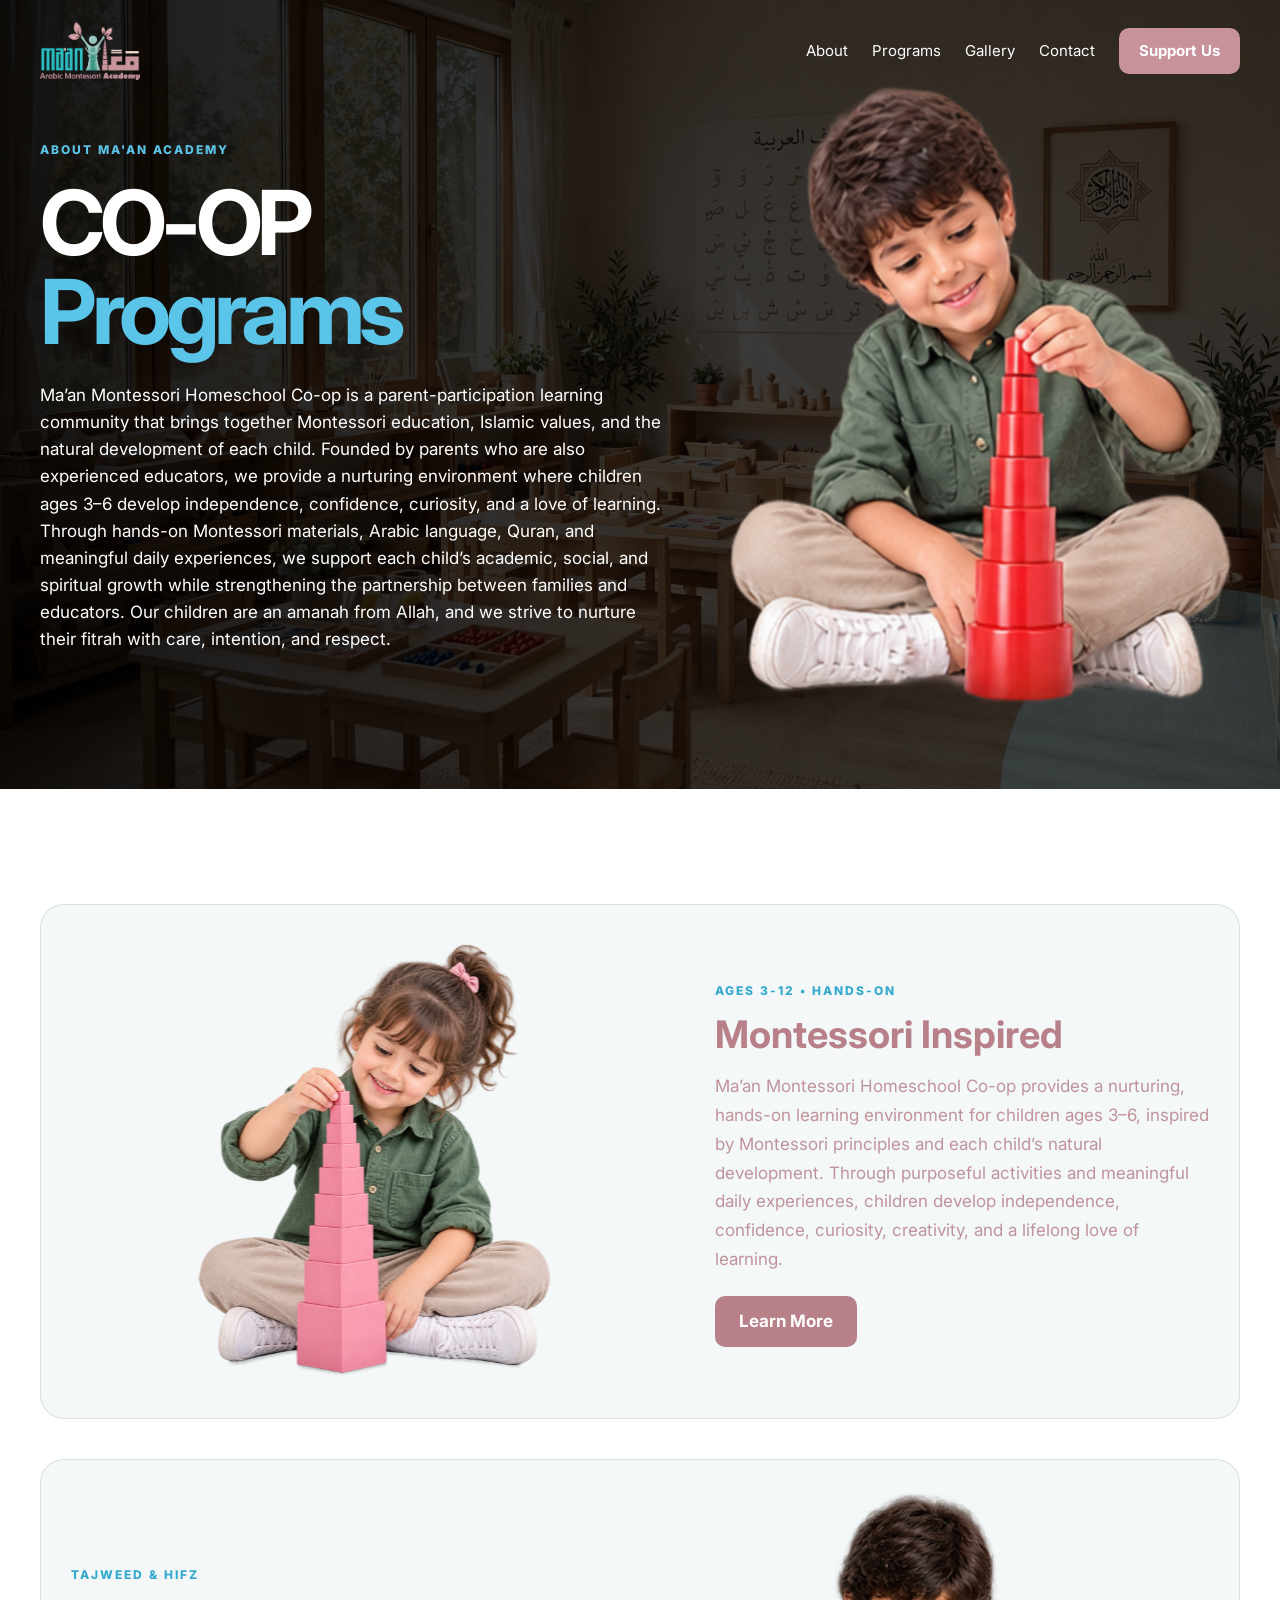
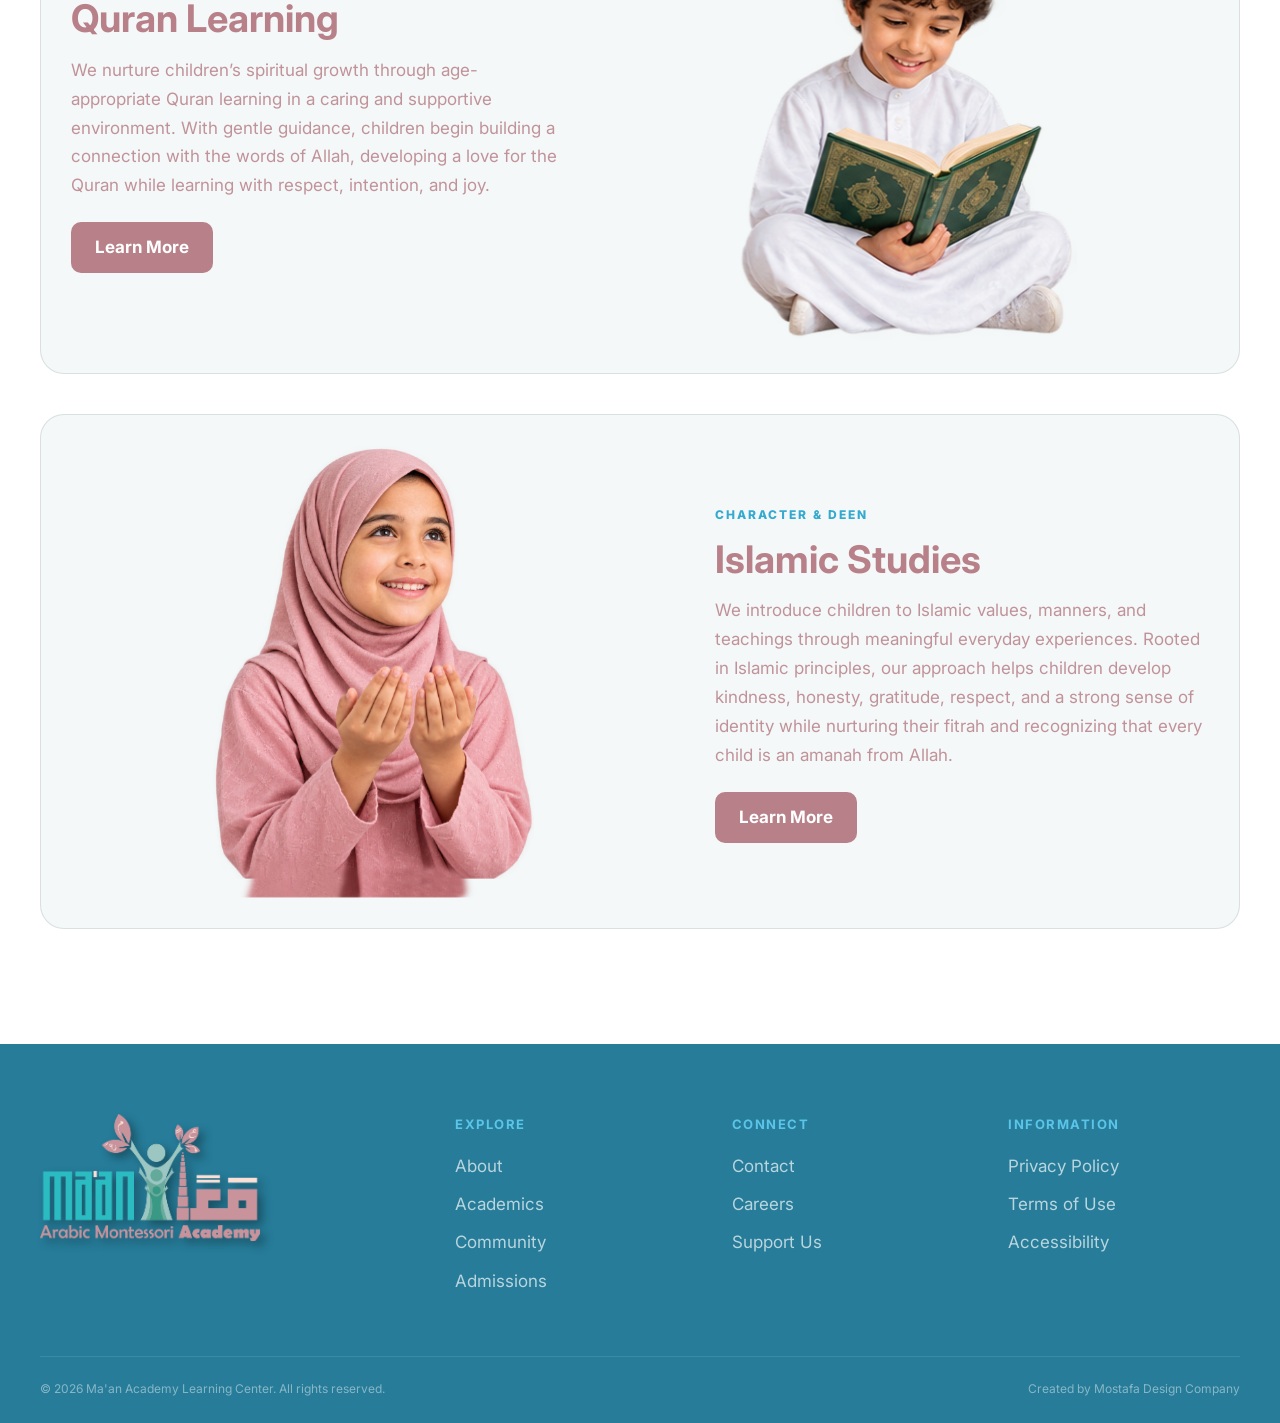
<file: programs.html>
<!doctype html>
<html lang="en" dir="ltr">
<head>
  <meta charset="utf-8">
  <meta name="viewport" content="width=device-width, initial-scale=1">
  <title>Programs | Ma'an Academy</title>
  <link rel="stylesheet" href="style.css">
  <link href="https://fonts.googleapis.com/css2?family=Inter:wght@400;600;800&display=swap" rel="stylesheet">
  <style>
    /* =========================
       تعديل الباك جراوند الخافت 50% + الصورة على اليمين
       ========================= */
    .about-hero {
      position: relative;
      isolation: isolate;
      overflow: hidden;
      padding: 80px 0;
    }

    /* الباك جراوند الخافتة 50% - هنا اسم صورة الباك جراوند */
    .about-hero::before {
      content: "";
      position: absolute;
      inset: 0;
  
  background: linear-gradient(90deg, rgba(0, 0, 0, 0.906), rgba(3, 3, 3, 0.784), rgba(5, 5, 5, 0.712)), url(co-op-bg.jpg);
      background-size: cover;
      background-position: center;
      z-index: -2;
    }


    .about-hero-grid {
      display: grid;
      grid-template-columns: 1.1fr 0.9fr;
      align-items: center;
      gap: 50px;
      position: relative;
    }

    .about-hero-image {
      position: relative;
      z-index: 2;
    }

    /* الصورة اللي في الحتة الفاضية على اليمين - هنا اسم صورة الولد */
    .about-hero-image img {
      width: 100%;
      max-width: 520px;
      height: auto;
      transform: rotate(1deg);
      display: block;
      margin-left: auto;
    }

    @media (max-width: 992px) {
      .about-hero-grid {
        grid-template-columns: 1fr;
      }
      .about-hero-image {
        order: -1;
      }
      .about-hero-image img {
        max-width: 100%;
        margin: 0 auto 20px;
      }
    }
  </style>
</head>
<body>

  <!-- HEADER -->
  <header class="site-header" id="header">
    <div class="container nav-wrap">
      <a class="brand" href="index.html" aria-label="Ma'an Academy home">
        <span class="brand-mark">
          <img src="maanLogo.webp" alt="Ma'an Academy Learning Center logo" width="100" height="100">
        </span>
      </a>
      <input class="menu-toggle" type="checkbox" id="menuToggle" tabindex="-1">
      <button class="menu-btn" type="button" aria-label="Toggle navigation menu" aria-expanded="false" aria-controls="mainNav">
        <span></span><span></span><span></span>
      </button>
      <nav id="mainNav" class="nav" aria-label="Main navigation">
        <a href="about.html">About</a>
        <a href="programs2.html">Programs</a>
        <a href="gallery.html">Gallery</a>
        <a href="contact.html">Contact</a>
        <a href="donate.html" class="nav-cta">Support Us</a>
      </nav>
    </div>
  </header>

  <main>
    <!-- ABOUT HERO - فيه الباك جراوند الخافت والصورة على اليمين -->
    <section class="about-hero">
      <div class="container about-hero-grid">
        
        <!-- النص على الشمال -->
        <div>
          <span class="eyebrow dark">ABOUT MA'AN ACADEMY</span>
          <h1>CO-OP <span>Programs</span></h1>
          <p>
            Ma’an Montessori Homeschool Co-op is a parent-participation learning community that brings together Montessori education, Islamic values, and the natural development of each child. Founded by parents who are also experienced educators, we provide a nurturing environment where children ages 3–6 develop independence, confidence, curiosity, and a love of learning. Through hands-on Montessori materials, Arabic language, Quran, and meaningful daily experiences, we support each child’s academic, social, and spiritual growth while strengthening the partnership between families and educators. Our children are an amanah from Allah, and we strive to nurture their fitrah with care, intention, and respect.
          </p>
        </div>

        <!-- الصورة اللي في الحتة الفاضية على اليمين -->
        <div class="about-hero-image">
          <img src="co-op-side-kids.svg" alt="Ma'an Academy children learning Montessori">
        </div>

      </div>
    </section>

    <main class="container programs-detail">
      <article class="prog-row" id="montessori">
        <div class="prog-img"><img src="prog11.svg" alt="Montessori Program"></div>
        <div class="prog-text">
          <span class="eyebrow">AGES 3-12 • HANDS-ON</span>
          <h2>Montessori Inspired</h2>
          <p>Ma’an Montessori Homeschool Co-op provides a nurturing, hands-on learning environment for children ages 3–6, inspired by Montessori principles and each child’s natural development. Through purposeful activities and meaningful daily experiences, children develop independence, confidence, curiosity, creativity, and a lifelong love of learning.</p>
          <a href="montessori.html" class="prog-cta">Learn More</a>
        </div>
      </article>

      <article class="prog-row" id="quran">
        <div class="prog-img"><img src="prog13.svg" alt="Quran Program"></div>
        <div class="prog-text">
          <span class="eyebrow">TAJWEED & HIFZ</span>
          <h2>Quran Learning</h2>
          <p>We nurture children’s spiritual growth through age-appropriate Quran learning in a caring and supportive environment. With gentle guidance, children begin building a connection with the words of Allah, developing a love for the Quran while learning with respect, intention, and joy.</p>
          <a href="quran.html" class="prog-cta">Learn More</a>
        </div>
      </article>

      <article class="prog-row" id="islamic">
        <div class="prog-img"><img src="prog14.svg" alt="Islamic Studies"></div>
        <div class="prog-text">
          <span class="eyebrow">CHARACTER & DEEN</span>
          <h2>Islamic Studies</h2>
          <p>We introduce children to Islamic values, manners, and teachings through meaningful everyday experiences. Rooted in Islamic principles, our approach helps children develop kindness, honesty, gratitude, respect, and a strong sense of identity while nurturing their fitrah and recognizing that every child is an amanah from Allah.</p>
          <a href="islamic-studies.html" class="prog-cta">Learn More</a>
        </div>
      </article>
    </main>
  </main>

  <footer class="footer">
    <div class="container footer-grid">
      <div class="footer-brand">
        <img src="maanLogo.webp" alt="Ma'an Academy Learning Center" class="maanLogo" width="220" height="220" loading="lazy" decoding="async">
      </div>
      <div>
        <h3>Explore</h3>
        <a href="about.html">About</a>
        <a href="programs2.html">Academics</a>
        <a href="community.html">Community</a>
        <a href="#contact">Admissions</a>
      </div>
      <div>
        <h3>Connect</h3>
        <a href="contact.html">Contact</a>
        <a href="careers.html">Careers</a>
        <a href="donate.html">Support Us</a>
      </div>
      <div>
        <h3>Information</h3>
        <a href="privacy.html">Privacy Policy</a>
        <a href="terms.html">Terms of Use</a>
        <a href="accessibility.html">Accessibility</a>
      </div>
    </div>
    <div class="container footer-bottom">
      <span>© 2026 Ma'an Academy Learning Center. All rights reserved.</span>
      <span>Created by Mostafa Design Company</span>
    </div>
  </footer>

  <div class="custom-cursor" aria-hidden="true"></div>
  <script src="script.js" defer></script>
</body>
</html>
</file>
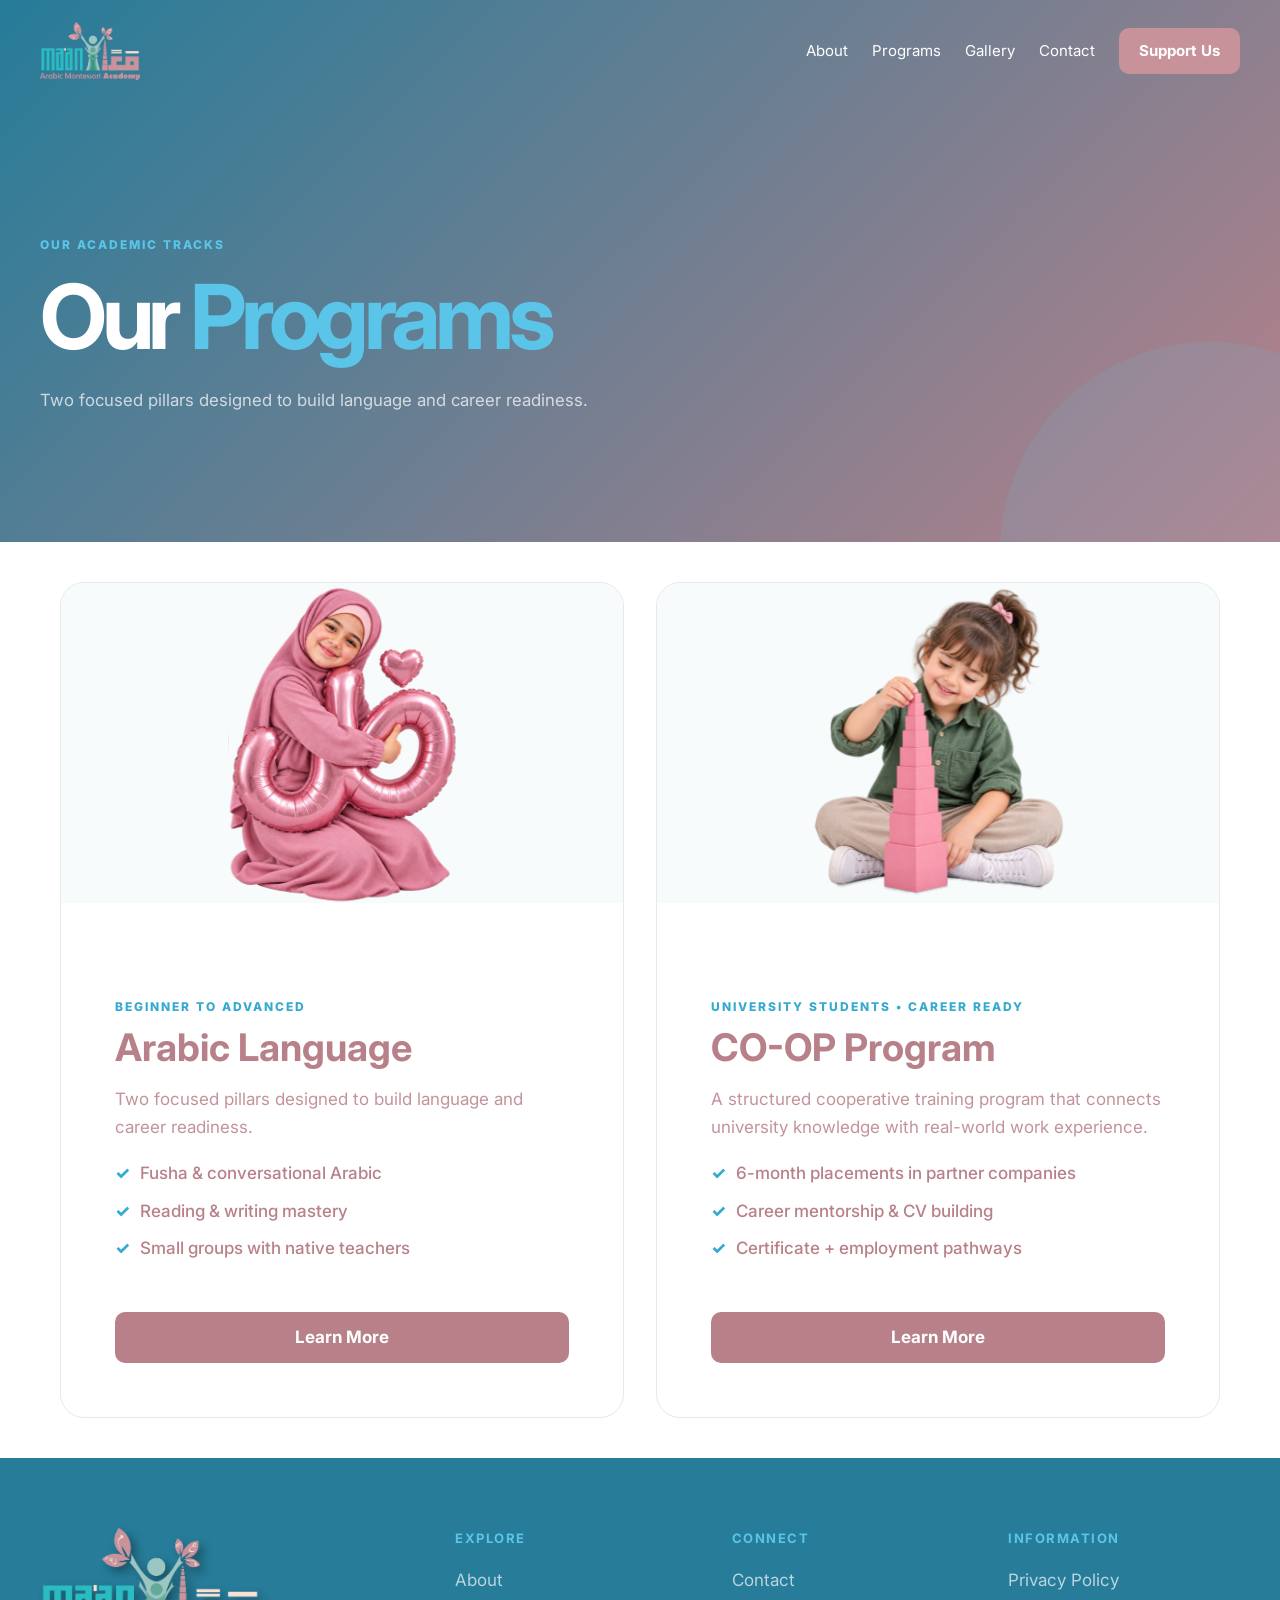
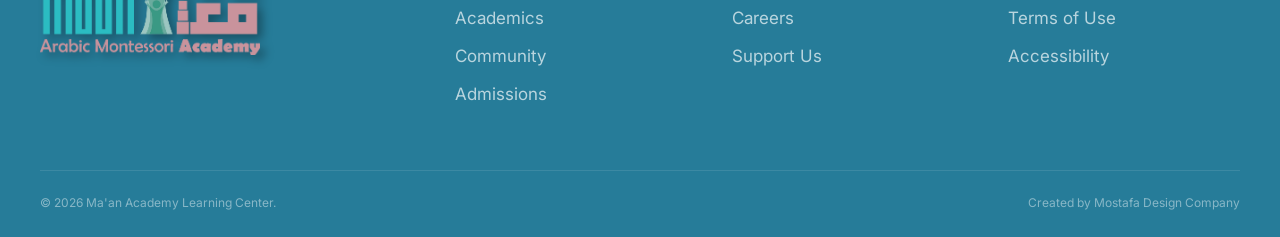
<file: programs2.html>
<!doctype html>
<html lang="en" dir="ltr">
<head>
  <meta charset="utf-8">
  <meta name="viewport" content="width=device-width, initial-scale=1">
  <title>Programs | Ma'an Academy</title>
  <link rel="stylesheet" href="style.css">
  <link href="https://fonts.googleapis.com/css2?family=Inter:wght@400;600;800&display=swap" rel="stylesheet">
 <style>
  .programs-detail.two-cols{
    display:grid ;
    grid-template-columns:1fr 1fr;
    gap:32px;
    padding:40px 20px;
  }
  .programs-detail.two-cols .prog-row{
    display:flex ;
    flex-direction:column ; /* ده اللي هيخلي الصورة فوق دايما */
    border:1px solid #e6e8ec;
    border-radius:24px;
    overflow:hidden;
    background:#fff;
    padding:0 ;
  }
  .programs-detail.two-cols .prog-img{
    order:-1 !important; /* يجبر الصورة تطلع فوق */
    width:100% !important;
    height:320px !important;
    background:#f7fbfc;
  }
  .programs-detail.two-cols .prog-img img{
    width:100% !important;
    height:100% !important;
  }
  .programs-detail.two-cols .prog-text{
    padding:54px !important;
    display:flex;
    flex-direction:column;
    flex:1;
  }
  .programs-detail.two-cols .prog-cta{
    margin-top:50PX;
  }
  @media(max-width:900px){
    .programs-detail.two-cols{grid-template-columns:1fr;}
  }
</style>
</head>
<body>

  <header class="site-header" id="header">
    <div class="container nav-wrap">
      <a class="brand" href="index.html"><span class="brand-mark"><img src="maanLogo.webp" alt="Ma'an Academy" width="100" height="100"></span></a>
      <input class="menu-toggle" type="checkbox" id="menuToggle" tabindex="-1">
      <button class="menu-btn" type="button" aria-label="Toggle navigation menu" aria-expanded="false" aria-controls="mainNav"><span></span><span></span><span></span></button>
      <nav id="mainNav" class="nav">
        <a href="about.html">About</a>
        <a href="programs.html">Programs</a>
        <a href="gallery.html">Gallery</a>
        <a href="contact.html">Contact</a>
        <a href="donate.html" class="nav-cta">Support Us</a>
      </nav>
    </div>
  </header>

  <main>
    <section class="about-hero">
      <div class="container">
        <span class="eyebrow dark">OUR ACADEMIC TRACKS</span>
        <h1>Our <span>Programs</span></h1>
        <p>Two focused pillars designed to build language and career readiness.</p>
      </div>
    </section>

    <!-- ضفت كلاس two-cols عشان يبقوا جنب بعض -->
    <main class="container programs-detail two-cols">

      <article class="prog-row" id="arabic">
        <div class="prog-img"><img src="prog12.svg" alt="Arabic Program"></div>
        <div class="prog-text">
          <span class="eyebrow">BEGINNER TO ADVANCED</span>
          <h2>Arabic Language</h2>
          <p>Two focused pillars designed to build language and career readiness.</p>
          <ul class="prog-list">
            <li>Fusha & conversational Arabic</li>
            <li>Reading & writing mastery</li>
            <li>Small groups with native teachers</li>
          </ul>
          <a href="arabic.html" class="prog-cta">Learn More</a>
        </div>
      </article>

      <article class="prog-row" id="coop">
        <div class="prog-img"><img src="prog11.svg" alt="CO-OP Program"></div>
        <div class="prog-text">
          <span class="eyebrow">UNIVERSITY STUDENTS • CAREER READY</span>
          <h2>CO-OP Program</h2>
          <p>A structured cooperative training program that connects university knowledge with real-world work experience.</p>
          <ul class="prog-list">
            <li>6-month placements in partner companies</li>
            <li>Career mentorship & CV building</li>
            <li>Certificate + employment pathways</li>
          </ul>
          <a href="programs.html" class="prog-cta">Learn More</a>
        </div>
      </article>

    </main>
  </main>

  <footer class="footer">
    <div class="container footer-grid">
      <div class="footer-brand"><img src="maanLogo.webp" alt="Ma'an Academy" class="maanLogo" width="220" height="220" loading="lazy"></div>
      <div><h3>Explore</h3><a href="about.html">About</a><a href="programs.html">Academics</a><a href="community.html">Community</a><a href="#contact">Admissions</a></div>
      <div><h3>Connect</h3><a href="contact.html">Contact</a><a href="careers.html">Careers</a><a href="donate.html">Support Us</a></div>
      <div><h3>Information</h3><a href="privacy.html">Privacy Policy</a><a href="terms.html">Terms of Use</a><a href="accessibility.html">Accessibility</a></div>
    </div>
    <div class="container footer-bottom"><span>© 2026 Ma'an Academy Learning Center.</span><span>Created by Mostafa Design Company</span></div>
  </footer>

  <script src="script.js" defer></script>
</body>
</html>
</file>
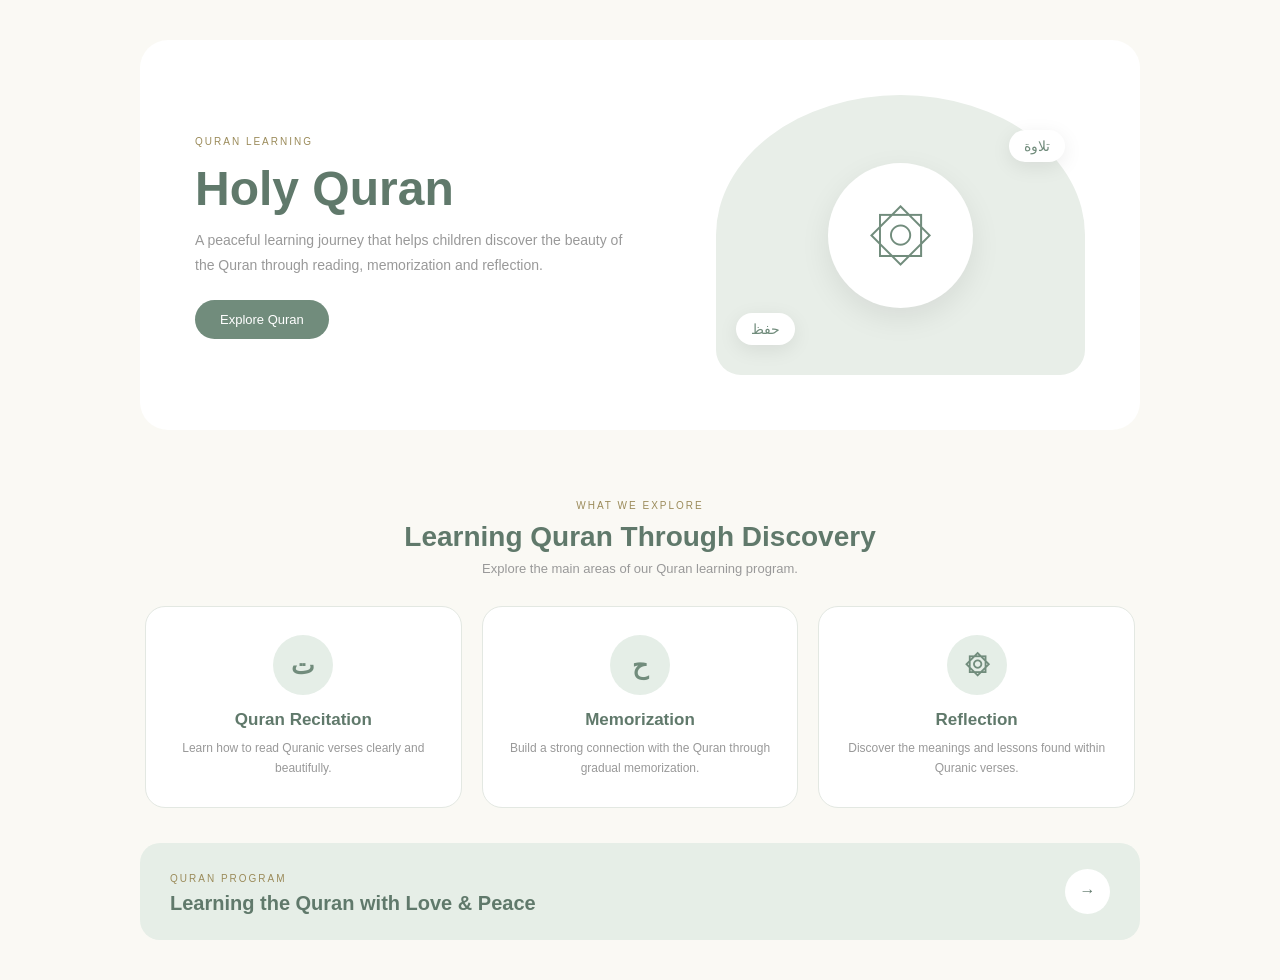
<file: quran.html>
<!DOCTYPE html>
<html lang="en">
<head>
    <meta charset="UTF-8">
    <meta name="viewport" content="width=device-width, initial-scale=1.0">

    <title>Quran Learning</title>

    <style>
        * {
            margin: 0;
            padding: 0;
            box-sizing: border-box;
        }

        body {
            font-family: Arial, sans-serif;
            background: #faf9f4;
            color: #53665c;
        }

        .quran-page {
            width: min(1000px, 92%);
            margin: 40px auto;
        }

        /* HERO */

        .hero {
            min-height: 380px;

            display: grid;
            grid-template-columns: 1fr 0.8fr;
            align-items: center;
            gap: 60px;

            padding: 55px;

            background: #fff;
            border-radius: 28px;
        }

        .eyebrow {
            font-size: 10px;
            letter-spacing: 2px;
            color: #9b8b5a;
        }

        .hero h1 {
            margin: 12px 0;

            font-size: 48px;
            color: #60796b;
        }

        .hero p {
            max-width: 430px;

            font-size: 14px;
            line-height: 1.8;

            color: #999;
        }

        .btn {
            display: inline-block;

            margin-top: 22px;
            padding: 12px 25px;

            background: #718c7c;
            color: white;

            border-radius: 30px;

            text-decoration: none;
            font-size: 13px;
        }

        /* VISUAL */

        .hero-visual {
            height: 280px;

            position: relative;

            display: flex;
            align-items: center;
            justify-content: center;

            background: #e8eee8;

            border-radius: 50% 50% 25px 25px;
        }

        .quran-symbol {
            width: 145px;
            height: 145px;

            display: flex;
            align-items: center;
            justify-content: center;

            background: white;

            border-radius: 50%;

            font-size: 65px;
            color: #718c7c;

            box-shadow: 0 10px 30px rgba(0,0,0,.08);
        }

        .floating {
            position: absolute;

            padding: 8px 15px;

            background: white;

            border-radius: 20px;

            color: #718c7c;

            font-size: 14px;

            box-shadow: 0 5px 20px rgba(0,0,0,.08);
        }

        .word-one {
            top: 35px;
            right: 20px;
        }

        .word-two {
            bottom: 30px;
            left: 20px;
        }

        /* LEARNING */

        .learning {
            padding: 65px 5px 35px;
        }

        .section-heading {
            text-align: center;
        }

        .section-heading h2 {
            margin-top: 8px;

            font-size: 28px;

            color: #60796b;
        }

        .section-heading p {
            margin-top: 8px;

            color: #999;
            font-size: 13px;
        }

        /* CARDS */

        .cards {
            display: grid;
            grid-template-columns: repeat(3, 1fr);

            gap: 20px;

            margin-top: 30px;
        }

        .card {
            padding: 28px 20px;

            text-align: center;

            background: white;

            border: 1px solid #e3e8e2;

            border-radius: 20px;

            transition: .3s;
        }

        .card:hover {
            transform: translateY(-5px);
        }

        .icon {
            width: 60px;
            height: 60px;

            margin: auto;

            display: flex;
            align-items: center;
            justify-content: center;

            border-radius: 50%;

            background: #e5eee7;

            color: #718c7c;

            font-size: 25px;
            font-weight: bold;
        }

        .card h3 {
            margin-top: 15px;

            color: #60796b;

            font-size: 17px;
        }

        .card p {
            margin-top: 8px;

            color: #999;

            font-size: 12px;
            line-height: 1.7;
        }

        /* BOTTOM */

        .bottom {
            display: flex;
            align-items: center;
            justify-content: space-between;

            padding: 25px 30px;

            background: #e6eee7;

            border-radius: 20px;
        }

        .bottom h2 {
            margin-top: 6px;

            color: #60796b;

            font-size: 20px;
        }

        .arrow {
            width: 45px;
            height: 45px;

            display: flex;
            align-items: center;
            justify-content: center;

            background: white;

            border-radius: 50%;

            color: #60796b;
        }

        /* RESPONSIVE */

        @media (max-width: 700px) {

            .hero {
                grid-template-columns: 1fr;

                padding: 35px;

                text-align: center;
            }

            .hero p {
                margin: auto;
            }

            .hero h1 {
                font-size: 38px;
            }

            .cards {
                grid-template-columns: 1fr;
            }

            .hero-visual {
                height: 240px;
            }
        }
    </style>
</head>

<body>

<section class="quran-page">

    <!-- HERO -->

    <div class="hero">

        <div class="hero-content">

            <span class="eyebrow">QURAN LEARNING</span>

            <h1>Holy Quran</h1>

            <p>
                A peaceful learning journey that helps children
                discover the beauty of the Quran through reading,
                memorization and reflection.
            </p>

            <a href="#" class="btn">
                Explore Quran
            </a>

        </div>

        <div class="hero-visual">

            <div class="quran-symbol">۞</div>

            <div class="floating word-one">تلاوة</div>
            <div class="floating word-two">حفظ</div>

        </div>

    </div>


    <!-- LEARNING -->

    <section class="learning">

        <div class="section-heading">

            <span class="eyebrow">WHAT WE EXPLORE</span>

            <h2>Learning Quran Through Discovery</h2>

            <p>
                Explore the main areas of our Quran learning program.
            </p>

        </div>


        <div class="cards">

            <div class="card">

                <div class="icon">ت</div>

                <h3>Quran Recitation</h3>

                <p>
                    Learn how to read Quranic verses
                    clearly and beautifully.
                </p>

            </div>


            <div class="card">

                <div class="icon">ح</div>

                <h3>Memorization</h3>

                <p>
                    Build a strong connection with the Quran
                    through gradual memorization.
                </p>

            </div>


            <div class="card">

                <div class="icon">۞</div>

                <h3>Reflection</h3>

                <p>
                    Discover the meanings and lessons
                    found within Quranic verses.
                </p>

            </div>

        </div>

    </section>


    <!-- BOTTOM -->

    <div class="bottom">

        <div>

            <span class="eyebrow">QURAN PROGRAM</span>

            <h2>Learning the Quran with Love & Peace</h2>

        </div>

        <div class="arrow">→</div>

    </div>

</section>

</body>
</html>
</file>
<file: style.css>
/* =========================================================
   MA'AN ACADEMY — CLEAN PRODUCTION STYLES
   ========================================================= */

:root {
  --primary: #5bc5e9;
  --primary-dark: #35a9d0;
  --secondary: #c8929b;
  --dark: #b8818a;
  --dark-2: #267c99;
  --text: #b16573;
  --light: #f4f8f8;
  --white: #fff;
  --line: rgba(23, 50, 52, .12);
  --container: 1200px;
  --pad: clamp(72px, 9vw, 128px);
  --radius: 24px;
  --radius-sm: 10px;
  --ease: cubic-bezier(.22, 1, .36, 1);
  --transition: .3s var(--ease);
}

*,
*::before,
*::after {
  box-sizing: border-box;
  margin: 0;
  padding: 0;
}

html {
  scroll-behavior: smooth;
  scrollbar-color: var(--primary) var(--dark);
  scrollbar-width: thin;
}

body {
  min-width: 320px;
  overflow-x: hidden;
  color: var(--dark);
  background: var(--white);
  font-family: Inter, system-ui, -apple-system, BlinkMacSystemFont, "Segoe UI", sans-serif;
  font-size: 17px;
  line-height: 1.6;
  -webkit-font-smoothing: antialiased;
  text-rendering: optimizeLegibility;
}

img,
video {
  display: block;
  max-width: 100%;
}

a {
  color: inherit;
  text-decoration: none;
}

button,
input,
textarea,
select {
  font: inherit;
}

button,
label {
  cursor: pointer;
}

:focus-visible {
  outline: 3px solid var(--primary);
  outline-offset: 4px;
}

.container {
  width: min(calc(100% - 48px), var(--container));
  margin-inline: auto;
}

.skip-link {
  position: fixed;
  top: 16px;
  left: 16px;
  z-index: 10000;
  padding: 10px 16px;
  border-radius: 8px;
  background: var(--dark);
  color: var(--white);
  transform: translateY(-150%);
  transition: transform .2s ease;
}

.skip-link:focus {
  transform: translateY(0);
}

/* Custom cursor: desktop pointer devices only */
.custom-cursor {
  position: fixed;
  top: 0;
  left: 0;
  z-index: 99999;
  width: 18px;
  height: 18px;
  border-radius: 50%;
  background: var(--text);
  pointer-events: none;
  opacity: 0;
  transform: translate(-50%, -50%);
  transition: width .2s ease, height .2s ease, opacity .2s ease;
  will-change: transform;
}

.custom-cursor.is-visible {
  opacity: 1;
}

.custom-cursor.is-hover {
  width: 28px;
  height: 28px;
  opacity: .8;
}

@media (pointer: fine) {
  body.has-custom-cursor,
  body.has-custom-cursor a,
  body.has-custom-cursor button,
  body.has-custom-cursor input,
  body.has-custom-cursor label,
  body.has-custom-cursor textarea,
  body.has-custom-cursor select {
    cursor: none;
  }
}

@media (pointer: coarse) {
  .custom-cursor {
    display: none;
  }
}

/* Header and navigation */
.site-header {
  position: fixed;
  inset: 0 0 auto;
  z-index: 100;
  padding: 22px 0;
  color: var(--white);
  transition: background .35s ease, box-shadow .35s ease, padding .35s ease, color .35s ease;
}

.site-header.scrolled {
  padding: 13px 0;
  color: var(--dark);
  background: rgba(255, 255, 255, .94);
  backdrop-filter: blur(16px);
  box-shadow: 0 10px 35px rgba(0, 0, 0, .12);
}

.nav-wrap {
  display: flex;
  align-items: center;
  justify-content: space-between;
  gap: 24px;
}

.brand {
  display: inline-flex;
  align-items: center;
  flex: 0 0 auto;
}

.brand-mark {
  display: grid;
  place-items: center;
  width: 100px;
  transition: transform .5s var(--ease);
}

.brand-mark img {
  width: 100%;
  height: auto;
  object-fit: contain;
}

.brand:hover .brand-mark {
  transform: rotate(4deg) scale(1.04);
}

.nav {
  display: flex;
  align-items: center;
  gap: 24px;
}

.nav > a {
  font-size: 15px;
}

.nav > a:not(.nav-cta) {
  position: relative;
  transition: transform .25s var(--ease), opacity .25s ease;
}

.nav > a:not(.nav-cta)::after {
  position: absolute;
  right: 100%;
  bottom: -7px;
  left: 0;
  height: 2px;
  background: currentColor;
  content: "";
  transition: right .25s ease;
}

.nav > a:not(.nav-cta):hover {
  transform: translateY(-2px);
}

.nav > a:not(.nav-cta):hover::after {
  right: 0;
}

.nav-cta {
  padding: 11px 20px;
  border-radius: var(--radius-sm);
  background: var(--secondary);
  color: var(--white);
  font-weight: 700;
  transition: transform var(--transition), box-shadow var(--transition), background var(--transition);
}

.nav-cta:hover {
  transform: translateY(-3px);
  box-shadow: 0 12px 28px rgba(200, 146, 155, .28);
}

.menu-toggle {
  position: absolute;
  width: 1px;
  height: 1px;
  overflow: hidden;
  clip-path: inset(50%);
  white-space: nowrap;
}

.menu-btn {
  display: none;
  width: 44px;
  height: 44px;
  padding-top: 8px;
  border-radius: var(--radius-sm);
  background: var(--primary);
  cursor: pointer;
}

.menu-btn span {
  display: block;
  width: 23px;
  height: 2px;
  margin: 5px auto;
  background: var(--white);
  transition: transform .3s ease, opacity .3s ease;
}

.menu-toggle:checked + .menu-btn span:nth-child(1) {
  transform: translateY(7px) rotate(45deg);
}

.menu-toggle:checked + .menu-btn span:nth-child(2) {
  opacity: 0;
}

.menu-toggle:checked + .menu-btn span:nth-child(3) {
  transform: translateY(-7px) rotate(-45deg);
}

.menu-toggle:focus-visible + .menu-btn {
  outline: 3px solid var(--secondary);
  outline-offset: 4px;
}

/* Hero */
.hero {
  position: relative;
  display: grid;
  min-height: max(760px, 100svh);
  overflow: hidden;
  place-items: center;
  color: var(--white);
  isolation: isolate;
  background: var(--dark);
}

.hero-video,
.hero-shade {
  position: absolute;
  inset: 0;
  width: 100%;
  height: 100%;
}

.hero-video {
  z-index: -2;
  object-fit: cover;
  transform: scale(1.04);
}

.hero-shade {
  z-index: -1;
  background: linear-gradient(90deg, rgba(0, 0, 0, .74), rgba(3, 3, 3, .67), rgba(5, 5, 5, .56));
}

.hero-content {
  position: relative;
  z-index: 2;
  padding-block: 150px 180px;
  text-align: center;
}

.hero-eyebrow {
  margin-bottom: 20px;
  color: rgba(255, 255, 255, .75);
  font-size: 12px;
  font-weight: 800;
  letter-spacing: 4px;
  animation: heroFadeUp .9s var(--ease) both;
}

.hero h1 {
  max-width: 780px;
  margin: 18px auto 22px;
  font-size: clamp(50px, 8vw, 100px);
  font-weight: 700;
  line-height: .98;
  letter-spacing: -2px;
  text-wrap: balance;
  animation: heroFadeUp .9s .1s var(--ease) both;
}

.hero h1 em {
  color: var(--secondary);
  font-style: normal;
}

.actions {
  display: flex;
  flex-wrap: wrap;
  justify-content: center;
  gap: 14px;
  margin-top: 34px;
  animation: heroFadeUp .9s .3s var(--ease) both;
}


.ma-hero-review {
  position: relative;
  width: min(620px, 100%);
  margin: 26px auto 0;
  padding: 16px 22px 15px;
  border: 1px solid rgba(255, 255, 255, .24);
  border-radius: 16px;
  background: rgba(16, 38, 40, .34);
  color: #fff;
  text-align: center;
  backdrop-filter: blur(9px);
  -webkit-backdrop-filter: blur(9px);
  animation: heroFadeUp .9s .5s both;
}

.ma-hero-review__quote {
  display: block;
  height: 20px;
  color: var(--primary);
  font-family: Georgia, serif;
  font-size: 38px;
  line-height: 1;
}

.ma-hero-review__text {
  margin: 5px 0 10px;
  color: rgba(255, 255, 255, .94);
  font-size: 14px;
  line-height: 1.7;
  transition: opacity .25s ease;
}

.ma-hero-review__meta {
  display: flex;
  align-items: center;
  justify-content: center;
  gap: 9px;
  color: rgba(255, 255, 255, .72);
  font-size: 11px;
  font-weight: 700;
  letter-spacing: .04em;
  text-transform: uppercase;
}

.ma-hero-review__meta span:first-child {
  color: #fff;
}

.ma-hero-review__dot {
  width: 4px;
  height: 4px;
  border-radius: 50%;
  background: var(--primary);
}

.hero-proof {
  display: flex;
  flex-wrap: wrap;
  align-items: center;
  justify-content: center;
  gap: 16px;
  margin-top: 70px;
  color: rgba(255, 255, 255, .78);
  font-size: 13px;
  animation: heroFadeUp .9s .4s var(--ease) both;
}

.hero-proof i {
  width: 4px;
  height: 4px;
  flex: 0 0 4px;
  border-radius: 50%;
  background: var(--primary);
}

@keyframes heroFadeUp {
  from { opacity: 0; transform: translateY(22px); }
  to { opacity: 1; transform: translateY(0); }
}

/* Hero wave */
.hero-wave {
  position: absolute;
  right: 0;
  bottom: -1px;
  left: 0;
  z-index: 5;
  height: 145px;
  overflow: hidden;
  pointer-events: none;
}

.hero-wave svg {
  display: block;
  width: 100%;
  height: 100%;
}

.wave-fill {
  fill: var(--white);
  stroke: none;
}

.wave-line {
  fill: none;
  stroke-width: 5;
  stroke-linecap: round;
  stroke-linejoin: round;
  vector-effect: non-scaling-stroke;
  stroke-dasharray: 1800;
  stroke-dashoffset: 1800;
  animation: waveDraw 2s .7s ease forwards;
}

.wave-line-one { stroke: var(--primary); }
.wave-line-two {
  stroke: var(--secondary);
  animation-delay: 1s;
}

@keyframes waveDraw {
  to { stroke-dashoffset: 0; }
}

.hero-wave::before {
  position: absolute;
  right: 0;
  bottom: 29px;
  left: 0;
  height: 4px;
  background: linear-gradient(90deg, transparent, rgba(91, 197, 233, .15) 15%, rgba(91, 197, 233, .5) 50%, rgba(200, 146, 155, .35) 75%, transparent);
  filter: blur(7px);
  opacity: .8;
  content: "";
}

/* Buttons */
.btn {
  display: inline-flex;
  min-height: 50px;
  align-items: center;
  justify-content: center;
  padding: 14px 24px;
  border: 1px solid transparent;
  border-radius: var(--radius-sm);
  font-weight: 700;
  transition: transform var(--transition), background var(--transition), color var(--transition), box-shadow var(--transition);
}

.btn:hover { transform: translateY(-3px); }

.btn.primary {
  background: var(--primary);
  color: black;
}

.btn.primary:hover {
  background: var(--primary-dark);
  box-shadow: 0 12px 28px rgba(91, 197, 233, .25);
}

.btn.ghost {
  border-color: rgba(255, 255, 255, .75);
  background: rgba(255, 255, 255, .04);
  color: var(--white);
  backdrop-filter: blur(8px);
}

.btn.ghost:hover {
  background: var(--white);
  color: black;
}

/* Shared sections */

.section{padding:var(--pad) 0}
.light{background:var(--white)}
.section-divider{width:100%;overflow:hidden;line-height:0}
.section-divider img{width:100%;height:auto}
.copy{max-width:600px}
.copy h2,.heading h2,.admissions h2{
  font-size:clamp(42px,3vw,70px);line-height:1.03;font-weight:600;
  margin:18px 0 24px;color:var(--text);
}

.copy p,.heading>p,.contact p,.admissions p{color:var(--text);line-height:1.8}
.copy .lead{font-size:21px;color:var(--dark);margin-bottom:18px}
.copy p+p{margin-top:12px}
.eyebrow{font-size:12px;letter-spacing:2px;font-weight:800}
.eyebrow.dark{color:var(--primary)}
.text-link{display:inline-flex;gap:12px;color:var(--dark);font-weight:700;margin-top:18px;transition:gap .25s var(--ease),color .25s ease}
.text-link:hover{gap:19px;color:var(--secondary)}

.heading{text-align:center;max-width:760px;margin:0 auto 50px}
.heading h2{margin-bottom:18px}
.heading>p{font-size:18px}
.heading h2 span{color:var(--primary)}
.cards{
  display:grid;
  grid-template-columns:repeat(4,1fr);
  gap:20px;
}

.card{
  position:relative;
  cursor:pointer;
  isolation:isolate;
  overflow:visible;
}

/* الصورة */
.card img{
  display:block;
  width:100%;
  aspect-ratio:4/5;
  object-fit:cover;
  border-radius:var(--radius);
  transition:
    transform .6s var(--ease),
    box-shadow .5s ease;
}

/* اسم الكارد */
.card-title{
  display:block;
  margin-top:14px;
  text-align:center;
  color:var(--text);
  font-size:30px;
  font-weight:800;
  line-height:1.2;
  transition:
    transform .45s var(--ease),
    color .3s ease,
    text-shadow .3s ease;
}

/* Hover */
.card:hover img{
  transform:scale(1.1);
}

/* الاسم يطلع فوق الصورة */
.card:hover .card-title{
  position:absolute;
  z-index:10;
  top:50%;
  left:50%;
  margin:0;
  transform:translate(-50%,-50%) scale(1.05);
  color:#fff;
  text-shadow:
    0 3px 8px rgba(0,0,0,.95),
    0 8px 25px rgba(0,0,0,.75);
  pointer-events:none;
}

/* طبقة شفافة فوق الصورة */
.card::before{
  content:"";
  position:absolute;
  z-index:5;
  inset:0;
  opacity:0;
  transition:opacity .4s ease;
  pointer-events:none;
}

.card:hover::before{
  opacity:1;
}

/* Vision and mission */
.vision-mission {
  display: flex;
  width: 100%;
  align-items: center;
  justify-content: center;
  gap: clamp(30px, 7vw, 80px);
  padding: clamp(50px, 7vw, 90px) 5%;
  background: var(--white);
}

.info-card {
  position: relative;
  display: flex;
  width: min(42vw, 410px);
  aspect-ratio: 1;
  align-items: center;
  justify-content: center;
  background-position: center;
  background-repeat: no-repeat;
  background-size: contain;
  isolation: isolate;
}

.vision-card::before,
.mission-card::before {
  position: absolute;
  z-index: -1;
  inset: 0;
  background-position: center;
  background-repeat: no-repeat;
  background-size: contain;
  transform-origin: center;
  animation: rotateVisionMission 14s linear infinite;
  will-change: transform;
  content: "";
}

.vision-card::before { background-image: url("vision-bg.webp"); }
.mission-card::before { background-image: url("mission-bg.webp"); }

@keyframes rotateVisionMission {
  from { transform: rotate(0deg); }
  to { transform: rotate(360deg); }
}

.circle-content {
  width: 55%;
  text-align: center;
  font-family: Arial, sans-serif;
}

.vision-card .circle-content { color: var(--dark); }
.mission-card .circle-content { color: var(--secondary); }

.circle-content h2 {
  margin-bottom: 8px;
  font-size: clamp(20px, 2.1vw, 29px);
  font-weight: 700;
  line-height: 1.3;
}

.circle-content p {
  font-size: clamp(13px, 1.35vw, 18px);
  font-weight: 400;
  line-height: 1.5;
}

/* Why Ma'an Academy */
.why-section {
  --why-rose: #b66b78;
  --why-rose-light: #d39aa3;
  --why-pale: #f5d9d5;
  --why-text: #b36572;
  position: relative;
  overflow: hidden;
  padding: clamp(78px, 8vw, 118px) 0 clamp(48px, 6vw, 72px);
  background: radial-gradient(circle at 12px 12px, rgba(200, 146, 155, .08) 0 2px, transparent 2.5px) 0 0 / 28px 28px, #fff;
  isolation: isolate;
}

.why-section .container {
  position: relative;
  z-index: 2;
  display: grid;
  grid-template-columns: minmax(0, .9fr) minmax(0, 1.1fr);
  align-items: center;
  gap: clamp(35px, 5vw, 85px);
}

.why-section .intro {
  position: relative;
  display: flex;
  min-height: 580px;
  flex-direction: column;
  justify-content: flex-start;
  padding-top: 4px;
}

.why-section .intro-copy { position: relative; z-index: 4; }

.why-section .intro h2 {
  margin: 0 0 7px;
  color: var(--why-text);
  font-size: clamp(30px, 3.1vw, 42px);
  font-weight: 800;
  line-height: 1.08;
  letter-spacing: -.8px;
}

.why-section .intro p {
  max-width: 410px;
  margin: 0;
  color: var(--why-text);
  font-size: clamp(13px, 1.15vw, 16px);
  font-weight: 500;
  line-height: 1.5;
}

.why-section .question-mark {
  position: absolute;
  z-index: 1;
  top: -70px;
  right: 4%;
  color: #f5d9d5;

  font-family: Arial Black, Arial, Helvetica, sans-serif;
  font-size: clamp(190px, 18vw, 260px);
  font-weight: 900;
  line-height: .78;
  letter-spacing: -55px;

  opacity: .95;
  transform: scaleX(.9);
  transform-origin: center;

  pointer-events: none;
  user-select: none;
}

.why-section .child-wrap {
  position: absolute;
  z-index: 3;
  bottom: -12px;
  left: -26px;
  width: min(410px, 92%);
}

.why-section .child-wrap img {
  width: 100%;
  height: auto;
  filter: drop-shadow(0 15px 20px rgba(23, 50, 52, .07));
}

.why-section .benefits { display: grid; gap: 25px; }

.why-section .benefit {
  position: relative;
  display: flex;
  min-height: 108px;
  align-items: center;
}

.why-section .icon {
  position: relative;
  z-index: 4;
  display: grid;
  width: 104px;
  height: 104px;
  flex: 0 0 104px;
  place-items: center;
  border: 6px solid var(--why-rose-light);
  border-radius: 50%;
  background: #fff;
  box-shadow: 0 8px 24px rgba(182, 107, 120, .08);
  transition: transform .35s var(--ease), box-shadow .35s ease;
}

.why-section .icon svg {
  width: 62px;
  height: 62px;
  fill: none;
  stroke: var(--why-rose);
  stroke-width: 2.6;
  stroke-linecap: round;
  stroke-linejoin: round;
}

.why-section .content {
  position: relative;
  z-index: 2;
  min-height: 82px;
  flex: 1;
  margin-left: -5px;
  padding: 16px 32px 18px 25px;
  background: #fff;
  clip-path: polygon(0 0, 100% 0, 94% 100%, 0 82%);
  filter: drop-shadow(10px 12px 7px rgba(23, 50, 52, .18));
}

.why-section .content::after {
  position: absolute;
  z-index: -1;
  right: 5%;
  bottom: 18px;
  left: 0;
  height: 8px;
  border-radius: 0 0 8px 0;
  background: var(--why-rose-light);
  content: "";
}

.why-section .content h3 {
  margin: 0 0 2px;
  color: var(--why-text);
  font-size: clamp(20px, 1.9vw, 28px);
  font-weight: 800;
  line-height: 1.15;
}

.why-section .content p {
  margin: 0;
  color: var(--why-text);
  font-size: clamp(10px, 1vw, 13px);
  font-weight: 500;
  line-height: 1.35;
}

.why-section .benefit:hover .icon {
  transform: translateY(-4px) scale(1.03);
  box-shadow: 0 13px 30px rgba(182, 107, 120, .16);
}

/* ========================================
   MA'AN ACADEMY - PARENT TESTIMONIALS
======================================== */

.ma-testimonials {
  --ma-blue: #35a9d0;
  --ma-light-blue: #5bc5e9;
  --ma-dark: #173234;
  --ma-muted: #667879;
  --ma-pink: #b16573;
  --ma-gold: #f5b942;

  position: relative;
  padding: 100px 24px;
  background: #f4f8f8;
  overflow: hidden;
  isolation: isolate;
}

.ma-testimonials::before,
.ma-testimonials::after {
  content: "";
  position: absolute;
  z-index: -1;
  border-radius: 50%;
  pointer-events: none;
}

.ma-testimonials::before {
  width: 380px;
  height: 380px;
  top: -190px;
  left: -140px;
  background: rgba(91, 197, 233, 0.10);
}

.ma-testimonials::after {
  width: 320px;
  height: 320px;
  right: -130px;
  bottom: -150px;
  background: rgba(177, 101, 115, 0.08);
}

.ma-testimonials__container {
  width: 100%;
  max-width: 1200px;
  margin: 0 auto;
}

/* Heading */

.ma-testimonials__heading {
  max-width: 650px;
  margin: 0 auto 55px;
  text-align: center;
}

.ma-testimonials__eyebrow {
  display: inline-block;
  margin-bottom: 14px;
  color: var(--ma-pink);
  font-size: 12px;
  font-weight: 800;
  letter-spacing: 3px;
  text-transform: uppercase;
}

.ma-testimonials__heading h2 {
  margin: 0 0 15px;
  color: var(--ma-dark);
  font-size: clamp(30px, 4vw, 46px);
  font-weight: 800;
  line-height: 1.2;
}

.ma-testimonials__heading p {
  margin: 0;
  color: var(--ma-muted);
  font-size: 16px;
  line-height: 1.8;
}

/* Grid */

.ma-testimonials__grid {
  display: grid;
  grid-template-columns: repeat(2, minmax(0, 1fr));
  gap: 24px;
  align-items: stretch;
}

/* Review Card */

.ma-review-card {
  position: relative;
  display: flex;
  flex-direction: column;
  min-width: 0;
  padding: 32px;
  background: #ffffff;
  border: 1px solid rgba(23, 50, 52, 0.07);
  border-radius: 20px;
  box-shadow: 0 8px 30px rgba(23, 50, 52, 0.055);
  transition:
    transform 0.3s ease,
    box-shadow 0.3s ease,
    border-color 0.3s ease;
}

.ma-review-card:hover {
  transform: translateY(-7px);
  border-color: rgba(53, 169, 208, 0.35);
  box-shadow: 0 18px 40px rgba(23, 50, 52, 0.10);
}

/* Stars */

.ma-review-card__stars {
  margin-bottom: 20px;
  color: var(--ma-gold);
  font-size: 22px;
  line-height: 1;
  letter-spacing: 4px;
  text-shadow: 0 2px 8px rgba(245, 185, 66, 0.18);
}

/* Review Text */

.ma-review-card__text {
  flex: 1;
  margin: 0 0 28px;
  color: #526667;
  font-size: 15px;
  font-weight: 400;
  line-height: 1.9;
}

/* Reviewer */

.ma-review-card__footer {
  display: flex;
  align-items: center;
  gap: 14px;
  padding-top: 20px;
  border-top: 1px solid rgba(23, 50, 52, 0.08);
}

.ma-review-card__avatar {
  display: flex;
  flex-shrink: 0;
  align-items: center;
  justify-content: center;
  width: 46px;
  height: 46px;
  color: #ffffff;
  background: linear-gradient(
    135deg,
    var(--ma-light-blue),
    var(--ma-blue)
  );
  border-radius: 50%;
  font-size: 18px;
  font-weight: 800;
}

.ma-review-card__footer h3 {
  margin: 0 0 5px;
  color: var(--ma-dark);
  font-size: 15px;
  font-weight: 800;
}

.ma-review-card__footer span {
  display: block;
  color: #8a9999;
  font-size: 12px;
  line-height: 1.5;
}

/* Responsive */

@media (max-width: 768px) {
  .ma-testimonials {
    padding: 75px 18px;
  }

  .ma-testimonials__heading {
    margin-bottom: 35px;
  }

  .ma-testimonials__grid {
    grid-template-columns: 1fr;
    gap: 18px;
  }

  .ma-review-card {
    padding: 25px;
    border-radius: 17px;
  }

  .ma-review-card__text {
    font-size: 14px;
  }
}

@media (max-width: 380px) {
  .ma-review-card {
    padding: 21px;
  }

  .ma-review-card__stars {
    font-size: 19px;
  }
}


/* Contact */
.contact { background: var(--light); }

.contact-grid {
  display: grid;
  grid-template-columns: minmax(0, 1fr) minmax(0, .9fr);
  align-items: center;
  gap: clamp(35px, 7vw, 90px);
}

.contact h2 span { color: var(--primary-dark); }

.contact-links {
  display: grid;
  gap: 14px;
}

.contact-links a {
  display: grid;
  gap: 4px;
  padding: 20px;
  border-radius: 14px;
  background: var(--white);
  transition: transform .25s ease, color .25s ease, box-shadow .25s ease;
}

.contact-links a span {
  color: var(--text);
  font-size: 13px;
}

.contact-links a strong {
  overflow-wrap: anywhere;
  color: var(--dark);
  font-weight: 700;
}

.contact-links a:hover {
  transform: translateX(6px);
  box-shadow: 0 12px 30px rgba(23, 50, 52, .07);
}

.full-width-image {
  width: 100%;
  height: auto;
}

/* Footer */
.footer {
  padding: 70px 0 25px;
  background: var(--dark-2);
  color: var(--white);
}

.footer-grid {
  display: grid;
  grid-template-columns: 1.6fr repeat(3, minmax(0, 1fr));
  gap: 45px;
}

.maanLogo {
  width: min(220px, 100%);
  height: auto;
  filter: drop-shadow(5px 5px 5px rgba(0, 0, 0, .35));
}

.footer h3 {
  margin-bottom: 18px;
  color: var(--primary);
  font-size: 13px;
  letter-spacing: 1.5px;
  text-transform: uppercase;
}

.footer-grid > div:not(.footer-brand) a {
  display: block;
  margin-bottom: 11px;
  color: rgba(255, 255, 255, .68);
  transition: color .2s ease;
}

.footer-grid > div:not(.footer-brand) a:hover { color: var(--white); }

.footer-bottom {
  display: flex;
  justify-content: space-between;
  gap: 20px;
  margin-top: 50px;
  padding-top: 22px;
  border-top: 1px solid rgba(255, 255, 255, .1);
  color: rgba(255, 255, 255, .45);
  font-size: 12px;
}

/* Floating email action */
.email-float {
  position: fixed;
  right: 24px;
  bottom: 24px;
  z-index: 90;
  display: inline-flex;
  align-items: center;
  gap: 10px;
  padding: 13px 18px;
  border-radius: 999px;
  background: var(--primary);
  color: var(--dark);
  font-size: 14px;
  font-weight: 700;
  box-shadow: 0 14px 35px rgba(23, 50, 52, .25);
  transition: transform .3s var(--ease), box-shadow .3s ease, background .3s ease;
}

.email-float::before {
  font-size: 17px;
  line-height: 1;
  content: "✉";
}

.email-float:hover {
  transform: translateY(-4px);
  background: var(--secondary);
  box-shadow: 0 18px 40px rgba(23, 50, 52, .32);
}

/* Reveal animations */
.reveal {
  opacity: 0;
  transform: translateY(22px);
  transition: opacity .7s var(--ease), transform .7s var(--ease);
}

.reveal.visible {
  opacity: 1;
  transform: translateY(0);
}

.js-ready .reveal:not(.visible) { will-change: opacity, transform; }

/* Responsive */
@media (max-width: 1100px) {
  .why-section .intro { min-height: 530px; }
  .why-section .child-wrap { width: 370px; }
  .why-section .icon {
    width: 92px;
    height: 92px;
    flex-basis: 92px;
    border-width: 5px;
  }
  .why-section .icon svg { width: 55px; height: 55px; }
  .footer-grid { gap: 30px; }
}

@media (max-width: 950px) {
  .menu-btn { display: block; }
  .nav {
    position: absolute;
    top: calc(100% + 8px);
    right: 24px;
    display: none;
    width: min(300px, calc(100vw - 48px));
    flex-direction: column;
    align-items: stretch;
    gap: 4px;
    padding: 14px;
    border-radius: 16px;
    background: rgba(23, 50, 52, .98);
    color: var(--white);
    box-shadow: 0 20px 60px rgba(0, 0, 0, .25);
  }
  .menu-toggle:checked ~ .nav { display: flex; }
  .nav > a { padding: 10px 8px; }
  .nav > a:not(.nav-cta)::after { display: none; }
  .cards { grid-template-columns: repeat(2, minmax(0, 1fr)); }
  .why-section { padding-top: 75px; }
  .why-section .container { grid-template-columns: minmax(0, 1fr); gap: 35px; }
  .why-section .intro {
    width: min(620px, 100%);
    min-height: 440px;
    margin-inline: auto;
  }
  .why-section .child-wrap {
    left: 50%;
    width: min(390px, 72vw);
    transform: translateX(-50%);
  }
.why-section .question-mark {
  top: -25px;
  right: 3%;
  font-size: 135px;
  letter-spacing: -12px;
  transform: scaleX(.88);
}
  .why-section .benefits { width: min(720px, 100%); margin-inline: auto; }
  .vision-mission { gap: 30px; }
  .info-card { width: 44vw; }
  .contact-grid { gap: 35px; }
  .footer-grid { grid-template-columns: repeat(2, minmax(0, 1fr)); }
}

@media (max-width: 600px) {
  .container { width: min(calc(100% - 30px), var(--container)); }
  .site-header { padding: 15px 0; }
  .site-header.scrolled { padding: 10px 0; }
  .brand-mark { width: 78px; }
  .hero { min-height: 720px; }
  .hero-content { padding-block: 130px 155px; }
  .hero h1 { font-size: clamp(42px, 12vw, 64px); letter-spacing: -1.5px; }
  .hero-proof { gap: 10px; margin-top: 42px; font-size: 11px; }
  .hero-wave { height: 100px; }
  .wave-line { stroke-width: 3; }
  .actions { gap: 10px; }
  .btn { width: 100%; }
  .heading { margin-bottom: 35px; }
  .heading > p { font-size: 16px; }
 .cards { grid-template-columns: 1fr; gap: 28px; }
.card { max-width: 340px; margin-inline: auto; }
.card img {
  width: 100%;
  height: auto;
  aspect-ratio: auto;
  object-fit: contain;
  border-radius: 0;
}
.card-title { font-size: 25px; }
  .vision-mission { flex-direction: column; padding: 45px 15px; }
  .info-card { width: min(92vw, 420px); }
  .circle-content { width: 68%; }
  .circle-content h2 { font-size: 25px; }
  .circle-content p { font-size: 16px; }
  .why-section { padding: 58px 0 40px; }
  .why-section .container { width: min(calc(100% - 30px), var(--container)); }
  .why-section .intro { min-height: 350px; }
  .why-section .intro h2 { font-size: 27px; letter-spacing: -.4px; }
  .why-section .intro p { max-width: 320px; font-size: 14px; }
  .why-section .question-mark { top: -28px; right: 5%; font-size: 125px; }
  .why-section .child-wrap { bottom: -8px; width: min(320px, 82vw); }
  .why-section .benefits { gap: 16px; }
  .why-section .benefit { min-height: 78px; }
  .why-section .icon {
    width: 76px;
    height: 76px;
    flex-basis: 76px;
    border-width: 4px;
  }
   @media (max-width: 950px) {
  .why-section .intro {
    min-height: auto;
    padding-bottom: 0;
  }
  .why-section .child-wrap {
    position: relative;
    left: auto;
    bottom: auto;
    transform: none;
    margin: 30px auto 0;
    width: min(360px, 80vw);
  }
}


   /* إصلاح تقطيع الكروت على الموبايل */
.card {
  overflow: hidden;
  border-radius: var(--radius);
}

@media (max-width: 600px) {
  .card:hover img {
    transform: none;
  }
  .card::before {
    display: none;
  }
  .card:hover .card-title {
    position: static;
    transform: none;
    margin-top: 14px;
    color: var(--text);
    text-shadow: none;
  }
}
  .why-section .icon svg { width: 46px; height: 46px; }
  .why-section .content { min-height: 66px; padding: 11px 20px 12px 15px; }
  .why-section .content::after { bottom: 13px; height: 6px; }
  .why-section .content h3 { font-size: 16px; }
  .why-section .content p { font-size: 12px; }
  .contact-grid { grid-template-columns: 1fr; }
  .copy h2,
  .heading h2,
  .contact h2 { font-size: clamp(38px, 11vw, 54px); }
  .footer-grid { grid-template-columns: repeat(2, minmax(0, 1fr)); gap: 30px 18px; }
  .footer-bottom { flex-direction: column; }
  .email-float { right: 15px; bottom: 15px; padding: 11px 15px; font-size: 13px; }
}

@media (max-width: 380px) {
  .info-card { width: 94vw; }
  .circle-content h2 { font-size: 22px; }
  .circle-content p { font-size: 14px; }
  .hero-proof { font-size: 10px; }
  .why-section .icon { width: 66px; height: 66px; flex-basis: 66px; }
  .why-section .icon svg { width: 40px; height: 40px; }
}

/* Respect user motion preferences */
@media (prefers-reduced-motion: reduce) {
  html { scroll-behavior: auto; }
  *,
  *::before,
  *::after {
    animation-duration: .01ms !important;
    animation-iteration-count: 1 !important;
    transition-duration: .01ms !important;
    scroll-behavior: auto !important;
  }
  .vision-card::before,
  .mission-card::before { animation: none; }
  .reveal { opacity: 1; transform: none; }
}
/* =========================================================
   ABOUT PAGE
   ========================================================= */

.about-hero {
  position: relative;

  padding:
    clamp(170px, 18vw, 230px)
    0
    clamp(90px, 10vw, 140px);

  color: var(--white);

  background:
    linear-gradient(
      135deg,
      var(--dark-2),
      var(--dark)
    );

  overflow: hidden;
}

.about-hero::after {
  content: "";

  position: absolute;

  width: 420px;
  height: 420px;

  right: -140px;
  bottom: -220px;

  border-radius: 50%;

  background: rgba(91, 197, 233, 0.12);

  pointer-events: none;
}

.about-hero h1 {
  max-width: 850px;

  margin: 15px 0 25px;

  font-size: clamp(3rem, 7vw, 6rem);

  line-height: 1;

  letter-spacing: -0.06em;
}

.about-hero h1 span {
  color: var(--primary);
}

.about-hero > .container > p {
  max-width: 650px;

  margin: 0;

  color: rgba(255, 255, 255, 0.72);

  font-size: 1.05rem;
}


/* =========================
   ABOUT CONTENT
   ========================= */

.about-section {
  padding: var(--pad) 0;
}

.about-section-alt {
  background: var(--light);
}

.about-grid {
  display: grid;

  grid-template-columns:
    minmax(250px, 0.65fr)
    minmax(0, 1.35fr);

  gap: clamp(50px, 8vw, 120px);

  align-items: start;
}

.about-heading {
  position: sticky;
  top: 130px;
}

.section-number {
  display: block;

  margin-bottom: 15px;

  color: var(--primary-dark);

  font-size: 0.8rem;
  font-weight: 800;

  letter-spacing: 0.15em;
}

.about-heading h2 {
  margin: 0;

  font-size: clamp(2.4rem, 5vw, 4.5rem);
 color: var(--secondary) ;
  letter-spacing: -0.055em;
}

.about-content {
  max-width: 720px;
}

.about-content p {
  margin-bottom: 24px;

  color: rgba(23, 50, 52, 0.72);

  font-size: 1.02rem;
}

.about-content p:last-child {
  margin-bottom: 0;
}


/* =========================
   QURAN QUOTE
   ========================= */

.quran-quote {
  margin: 45px 0;

  padding: clamp(28px, 5vw, 50px);

  text-align: center;

  background: var(--white);

  border-left: 4px solid var(--primary);

  border-radius: var(--radius);

  box-shadow: var(--shadow-sm);
}

.about-section-alt .quran-quote {
  background: var(--white);
}

.quran-quote .arabic {
  margin-bottom: 16px;

  color: var(--dark);

  font-family:
    "Times New Roman",
    serif;

  font-size: clamp(1.7rem, 3vw, 2.5rem);

  line-height: 2;

  direction: rtl;
}

.quran-quote > span {
  display: block;

  margin-bottom: 22px;

  color: var(--secondary);

  font-size: 0.82rem;
  font-weight: 700;
}

.quran-quote .translation {
  max-width: 600px;

  margin: 0 auto 8px;

  color: var(--dark);

  font-size: 1rem;
  font-style: italic;
}

.quran-quote small {
  color: rgba(23, 50, 52, 0.5);
}


/* =========================
   ACADEMIC SECTION
   ========================= */

.academic-section {
  padding: var(--pad) 0;

  background: var(--white);
}

.academic-heading {
  max-width: 760px;

  margin: 0 auto 60px;

  text-align: center;
}

.academic-heading h2 {
  margin: 14px 0 18px;

  font-size: clamp(2.4rem, 5vw, 4.2rem);

  letter-spacing: -0.055em;
}

.academic-heading p {
  margin: 0;

  color: rgba(23, 50, 52, 0.68);
}

.academic-grid {
  display: grid;

  grid-template-columns:
    repeat(4, minmax(0, 1fr));

  gap: 20px;
}

.academic-card {
  transition:
    transform 0.3s var(--ease),
}

.academic-card:hover {
  transform: translateY(-7px);
}

/* =========================
   QUOTE
   ========================= */

.about-content blockquote {
  margin: 42px 0;

  padding: 28px 32px;

  color: var(--dark);

  background: var (--secondary);

  border-left: 4px solid var(--primary);

  border-radius: 0 var(--radius-sm) var(--radius-sm) 0;

  font-size: 1.15rem;
  font-weight: 600;
  line-height: 1.7;
}

.about-content blockquote cite {
  display: block;

  margin-top: 12px;

  color: var(--secondary);

  font-size: 0.8rem;

  font-style: normal;
}


/* =========================
   ABOUT CLOSING
   ========================= */

.about-closing {
  padding: var(--pad) 0;

  text-align: center;

  color: var(--white);

  background: var(--dark);
}

.about-closing h2 {
  max-width: 800px;

  margin: 12px auto 20px;

  font-size: clamp(2.6rem, 6vw, 5.5rem);

  letter-spacing: -0.06em;
}

.about-closing h2 span {
  color: var(--primary);
}

.about-closing p {
  max-width: 600px;

  margin: 0 auto 32px;

  color: rgba(255, 255, 255, 0.68);
}


/* =========================
   ABOUT RESPONSIVE
   ========================= */

@media (max-width: 1000px) {

  .about-grid {
    grid-template-columns: 1fr;

    gap: 40px;
  }

  .about-heading {
    position: static;
  }

  .about-heading h2 {
    max-width: 600px;
  }

  .academic-grid {
    grid-template-columns:
      repeat(2, minmax(0, 1fr));
  }

}


@media (max-width: 650px) {

  .about-hero {
    padding-top: 150px;
  }

  .about-hero h1 {
    font-size: clamp(2.7rem, 13vw, 4rem);
  }

  .about-section {
    padding: 70px 0;
  }

  .about-content p {
    font-size: 0.96rem;
  }

  .quran-quote {
    padding: 28px 20px;
  }

  .quran-quote .arabic {
    font-size: 1.45rem;
  }

  .academic-grid {
    grid-template-columns: 1fr;
  }

  .academic-heading {
    margin-bottom: 40px;
  }

  .about-content blockquote {
    padding: 24px 20px;

    font-size: 1rem;
  }

}

/*===== programs page - v10/10 =====*/
.page-hero {
  padding: clamp(140px, 18vw, 200px) 0 clamp(70px, 10vw, 100px);
  color: var(--white);
  text-align: center;
  background:
    linear-gradient(rgba(23, 50, 52, .88), rgba(23, 50, 52, .94)),
    url("imgs/container.png") center / cover no-repeat;
}

.page-hero h1 {
  font-size: clamp(40px, 6vw, 70px);
  line-height: 1.05;
  letter-spacing: -1px;
}
.page-hero h1 span { color: var(--secondary); }
.page-hero p {
  margin: 15px auto 0;
  color: rgba(255,255,255,.78);
  max-width: 620px;
  font-size: clamp(15px, 1.5vw, 18px);
  line-height: 1.7;
}

.programs-detail {
  padding: var(--pad) 0;
  display: grid;
  gap: clamp(24px, 4vw, 40px);
}

.prog-row {
  display: grid;
  grid-template-columns: 1.1fr .9fr;
  gap: clamp(24px, 4vw, 40px);
  align-items: center;
  padding: clamp(20px, 3vw, 30px);
  border-radius: var(--radius);
  background: var(--light);
  border: 1px solid var(--line);
  transition: transform .35s var(--ease), box-shadow .35s ease;
}
.prog-row:hover {
  transform: translateY(-4px);
  box-shadow: 0 18px 40px rgba(23, 50, 52, .08);
}
.prog-row:nth-child(even) { grid-template-columns: .9fr 1.1fr; }
.prog-row:nth-child(even) .prog-img { order: 2; }

.prog-img img {
  width: 100%;
  height: 100%;
  min-height: 280px;
  aspect-ratio: 4 / 3;
  display: block;
  border-radius: var(--radius);
}

.prog-text .eyebrow {
  color: var(--primary-dark);
  letter-spacing: 2px;
  font-weight: 800;
  font-size: 12px;
}
.prog-text h2 {
  font-size: clamp(28px, 4vw, 38px);
  color: var(--dark);
  margin: 10px 0 15px;
  line-height: 1.15;
}
.prog-text p {
  color: var(--dark);
  opacity: .85;
  line-height: 1.7;
}
.prog-list {
  margin-top: 18px;
  display: grid;
  gap: 10px;
}
.prog-list li {
  list-style: none;
  display: flex;
  gap: 10px;
  align-items: flex-start;
  color: var(--dark);
  font-weight: 500;
}
.prog-list li::before {
  content: "✓";
  color: var(--primary-dark);
  font-weight: 800;
  flex: 0 0 auto;
}

.prog-cta {
  margin-top: 22px;
  display: inline-flex;
  align-items: center;
  justify-content: center;
  min-height: 48px;
  padding: 12px 24px;
  background: var(--dark);
  color: var(--white);
  border-radius: var(--radius-sm);
  font-weight: 700;
  transition: transform var(--transition), background var(--transition), box-shadow var(--transition);
}
.prog-cta:hover {
  background: var(--primary);
  color: var(--dark);
  transform: translateY(-3px);
  box-shadow: 0 12px 28px rgba(91, 197, 233, .25);
}
.prog-cta:focus-visible {
  outline: 3px solid var(--primary);
  outline-offset: 4px;
}

/* Responsive مظبوط على نفس بريك بوينت الموقع */
@media(max-width: 950px){
  .prog-row,
  .prog-row:nth-child(even) { grid-template-columns: 1fr; }
  .prog-row:nth-child(even) .prog-img { order: -1; }
  .prog-img img { min-height: 240px; aspect-ratio: 16 / 10; }
}

@media(max-width: 600px){
  .page-hero { text-align: center; }
  .prog-row { padding: 18px; gap: 20px; }
  .prog-img img { min-height: 200px; }
  .prog-text h2 { font-size: 27px; }
  .prog-cta { width: 100%; }
   
/* FIX كروت البرامج */
.cards .card img {
  width: 100% !important;
  height: auto !important;
  aspect-ratio: auto !important;
  object-fit: contain !important;
  border-radius: 0 !important;
  transform: none !important;
}
.cards .card:hover img {
  transform: none !important;
}
.cards .card {
  overflow: visible !important;
}
}

@media (prefers-reduced-motion: reduce) {
  .prog-row, .prog-cta { transition: none; }
  .prog-row:hover { transform: none; }
}

/* =========================================================
   CONTACT PAGE
   ========================================================= */

.contact-page-hero {
  padding:
    clamp(170px, 18vw, 230px)
    0
    clamp(90px, 10vw, 140px);

  color: var(--white);

  background:
    linear-gradient(
      135deg,
      var(--dark-2),
      var(--dark)
    );

  overflow: hidden;
}

.contact-page-hero h1 {
  margin: 15px 0 25px;

  font-size: clamp(3.2rem, 8vw, 6.5rem);

  line-height: 0.98;

  letter-spacing: -0.065em;
}

.contact-page-hero h1 span {
  color: var(--primary);
}

.contact-page-hero p {
  max-width: 650px;

  margin: 0;

  color: rgba(255, 255, 255, 0.72);

  font-size: 1.05rem;
}


/* =========================
   CONTACT MAIN
   ========================= */

.contact-page-section {
  padding: var(--pad) 0;

  background: var(--light);
}

.contact-page-grid {
  display: grid;

  grid-template-columns:
    minmax(0, 0.85fr)
    minmax(0, 1.15fr);

  gap: clamp(50px, 8vw, 110px);

  align-items: start;
}

.contact-page-intro h2 {
  max-width: 550px;

  margin: 15px 0 22px;

  font-size: clamp(2.5rem, 5vw, 4.5rem);

  letter-spacing: -0.055em;
}

.contact-page-intro > p {
  max-width: 550px;

  margin-bottom: 40px;

  color: rgba(23, 50, 52, 0.68);

  font-size: 1rem;
}


/* =========================
   CONTACT INFO
   ========================= */

.contact-info-list {
  display: grid;

  gap: 14px;
}

.contact-info-item {
  display: flex;

  align-items: center;

  gap: 16px;

  padding: 18px;

  background: var(--white);

  border: 1px solid var(--line);

  border-radius: var(--radius-sm);

  transition:
    transform 0.3s var(--ease),
    box-shadow 0.3s ease;
}

a.contact-info-item:hover {
  transform: translateX(5px);

  box-shadow: var(--shadow-sm);
}

.contact-info-icon {
  flex: 0 0 auto;

  width: 48px;
  height: 48px;

  display: grid;
  place-items: center;

  color: var(--dark);

  background: rgba(91, 197, 233, 0.15);

  border-radius: 14px;

  font-weight: 800;
}

.contact-info-item small {
  display: block;

  margin-bottom: 3px;

  color: rgba(23, 50, 52, 0.5);

  font-size: 0.72rem;
  font-weight: 800;

  text-transform: uppercase;
  letter-spacing: 0.08em;
}

.contact-info-item strong {
  display: block;

  color: var(--dark);

  font-size: 0.9rem;
}


/* =========================
   CONTACT FORM CARD
   ========================= */

.contact-form-card {
  padding: clamp(28px, 5vw, 50px);

  background: var(--white);

  border-radius: var(--radius);

  box-shadow: var(--shadow-md);
}

.contact-form-heading {
  margin-bottom: 35px;
}

.contact-form-heading .section-number {
  margin-bottom: 12px;
}

.contact-form-heading h2 {
  margin-bottom: 10px;

  font-size: clamp(1.8rem, 3vw, 2.6rem);

  letter-spacing: -0.04em;
}

.contact-form-heading p {
  margin: 0;

  color: rgba(23, 50, 52, 0.6);

  font-size: 0.9rem;
}


/* =========================
   FORM
   ========================= */

.contact-form {
  display: grid;

  gap: 20px;
}

.form-row {
  display: grid;

  grid-template-columns: 1fr 1fr;

  gap: 16px;
}

.form-group {
  display: grid;

  gap: 8px;
}

.form-group label {
  color: var(--dark);

  font-size: 0.82rem;
  font-weight: 700;
}

.form-group input,
.form-group select,
.form-group textarea {
  width: 100%;

  padding: 14px 16px;

  color: var(--dark);

  background: var(--light);

  border: 1px solid rgba(23, 50, 52, 0.12);
  border-radius: 12px;

  outline: none;

  transition:
    border-color 0.25s ease,
    box-shadow 0.25s ease,
    background-color 0.25s ease;
}

.form-group input,
.form-group select {
  min-height: 50px;
}

.form-group textarea {
  min-height: 150px;

  resize: vertical;
}

.form-group input::placeholder,
.form-group textarea::placeholder {
  color: rgba(23, 50, 52, 0.4);
}

.form-group input:focus,
.form-group select:focus,
.form-group textarea:focus {
  background: var(--white);

  border-color: var(--primary);

  box-shadow:
    0 0 0 4px rgba(91, 197, 233, 0.12);
}

.form-submit {
  width: 100%;

  margin-top: 5px;

  cursor: pointer;
}


/* =========================
   CONTACT CTA
   ========================= */

.contact-cta {
  padding: var(--pad) 0;

  text-align: center;

  color: var(--white);

  background: var(--dark);
}

.contact-cta h2 {
  max-width: 800px;

  margin: 15px auto 18px;

  font-size: clamp(2.5rem, 6vw, 5rem);

  letter-spacing: -0.06em;
}

.contact-cta p {
  max-width: 560px;

  margin: 0 auto 30px;

  color: rgba(255, 255, 255, 0.68);
}


/* =========================
   CONTACT RESPONSIVE
   ========================= */

@media (max-width: 950px) {

  .contact-page-grid {
    grid-template-columns: 1fr;

    gap: 55px;
  }

}


@media (max-width: 650px) {

  .contact-page-hero {
    padding-top: 150px;
  }

  .contact-page-hero h1 {
    font-size: clamp(2.8rem, 13vw, 4.2rem);
  }

  .contact-page-section {
    padding: 70px 0;
  }

  .form-row {
    grid-template-columns: 1fr;
  }

  .contact-form-card {
    padding: 25px 20px;
  }

  .contact-info-item {
    align-items: flex-start;
  }

  .contact-cta {
    padding: 80px 0;
  }

}
</file>
